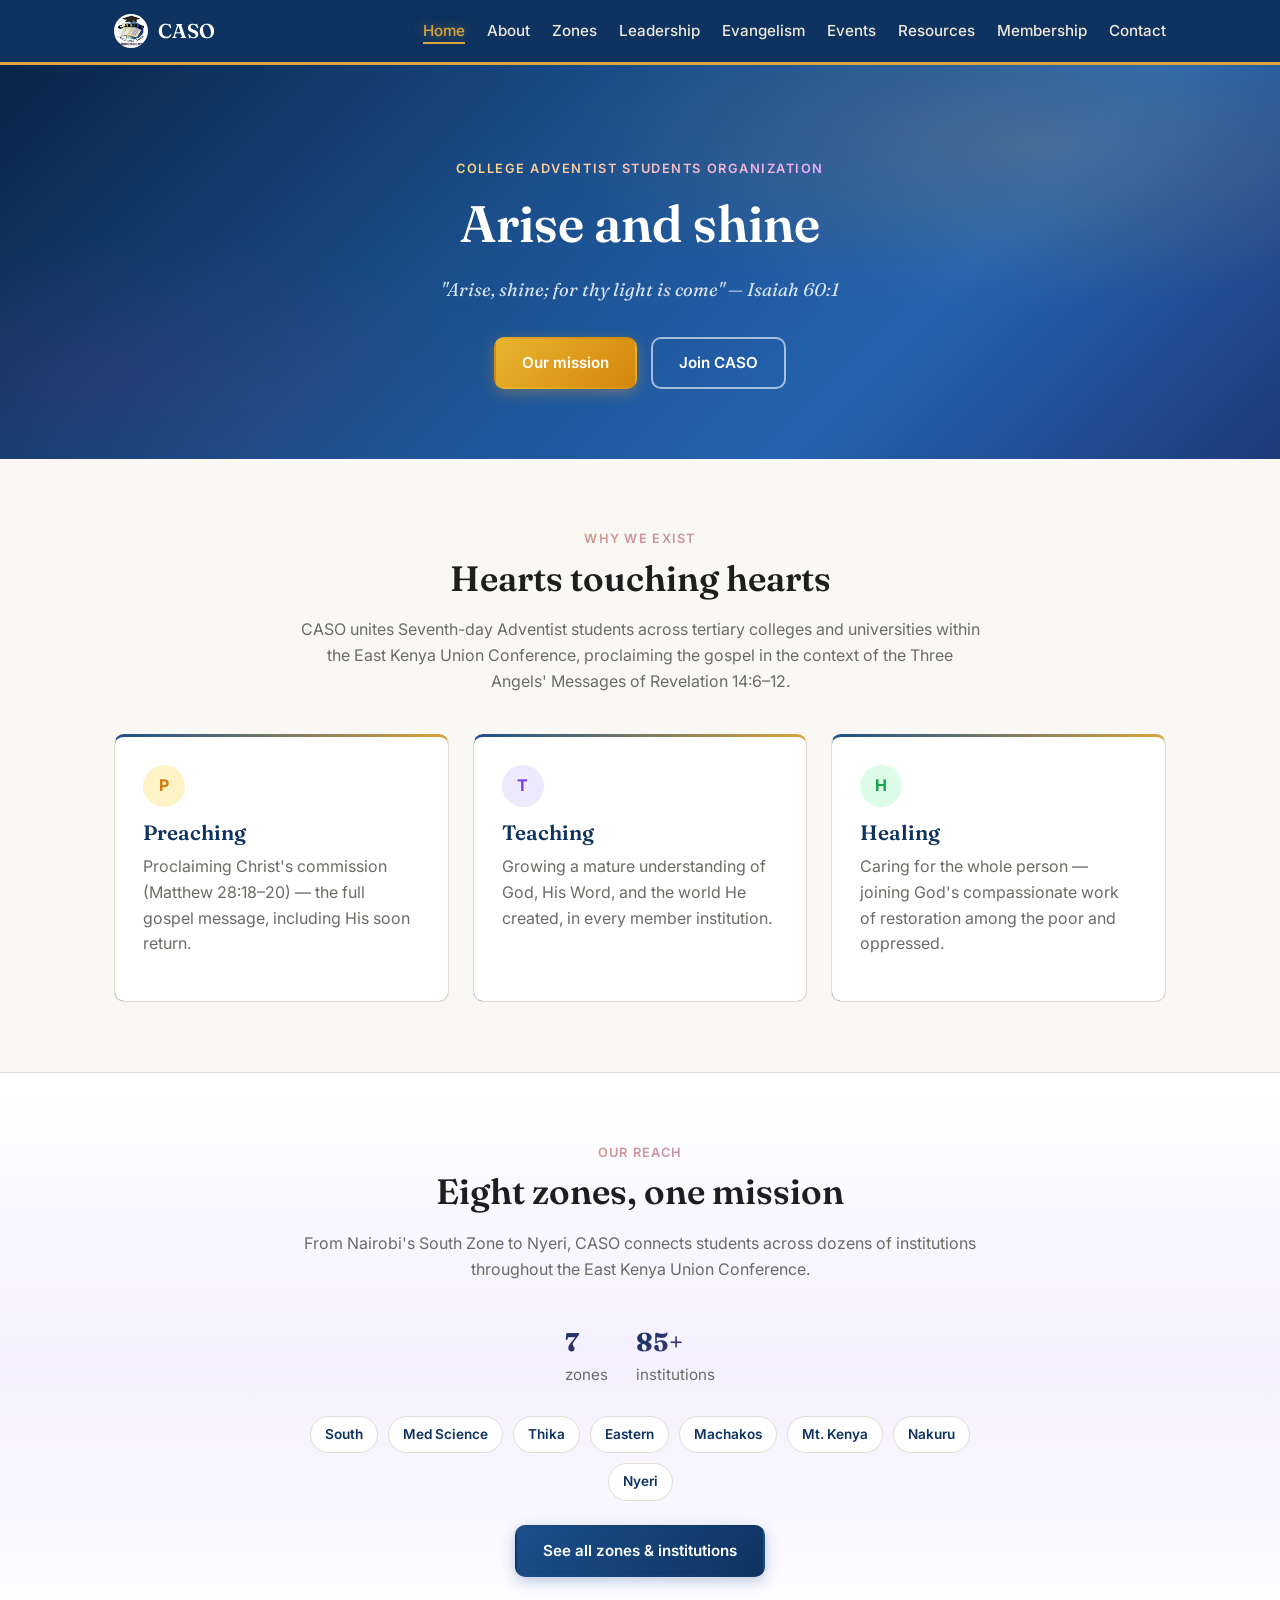
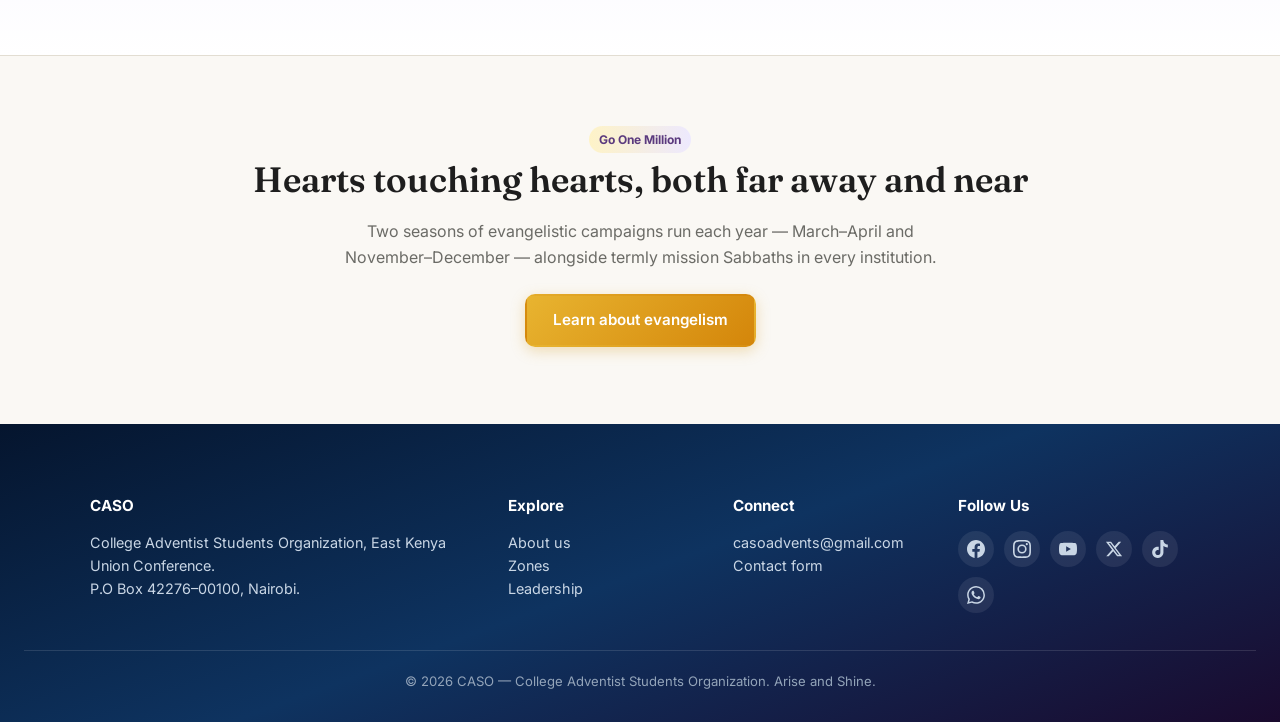
<file: Caso_Web/index.html>
<!DOCTYPE html>
<html lang="en">
<head>
<meta charset="UTF-8">
<meta name="viewport" content="width=device-width, initial-scale=1.0">
<title>CASO — College Adventist Students Organization</title>
<meta name="description" content="CASO unites Seventh-day Adventist students across colleges and universities in the East Kenya Union Conference, proclaiming the gospel and preparing young people for Christ's return.">
<link rel="preconnect" href="https://fonts.googleapis.com">
<link href="https://fonts.googleapis.com/css2?family=Fraunces:wght@500;600&family=Inter:wght@400;500;600&display=swap" rel="stylesheet">
<link rel="icon" type="image/jpeg" href="images/logo.jpg">
    <link rel="stylesheet" href="css/styles.css">
</head>
<body>

<header class="site-header">
  <nav class="nav-bar">
    <a href="index.html" class="nav-brand"><img src="images/logo.jpg" alt="CASO" class="crest-img"> CASO</a>
    <button class="nav-toggle" aria-label="Toggle menu">&#9776;</button>
    <ul class="nav-links">
      <li><a href="index.html">Home</a></li>
      <li><a href="about.html">About</a></li>
      <li><a href="zones.html">Zones</a></li>
      <li><a href="leadership.html">Leadership</a></li>
      <li><a href="evangelism.html">Evangelism</a></li>
      <li><a href="events.html">Events</a></li>
      <li><a href="resources.html">Resources</a></li>
      <li><a href="membership.html">Membership</a></li>
      <li><a href="contact.html">Contact</a></li>
    </ul>
  </nav>
</header>

<section class="hero">
  <span class="eyebrow">College Adventist Students Organization</span>
  <h1>Arise and shine</h1>
  <p class="verse">"Arise, shine; for thy light is come" — Isaiah 60:1</p>
  <div class="hero-actions">
    <a href="about.html" class="btn btn-gold">Our mission</a>
    <a href="contact.html" class="btn btn-outline">Join CASO</a>
  </div>
</section>

<section class="section">
  <div class="container">
    <div class="section-head">
      <span class="eyebrow">Why we exist</span>
      <h2>Hearts touching hearts</h2>
      <p class="muted">CASO unites Seventh-day Adventist students across tertiary colleges and universities within the East Kenya Union Conference, proclaiming the gospel in the context of the Three Angels' Messages of Revelation 14:6&ndash;12.</p>
    </div>

    <div class="grid-3">
      <div class="card">
        <div class="icon-mark">P</div>
        <h3>Preaching</h3>
        <p class="muted">Proclaiming Christ's commission (Matthew 28:18&ndash;20) — the full gospel message, including His soon return.</p>
      </div>
      <div class="card">
        <div class="icon-mark">T</div>
        <h3>Teaching</h3>
        <p class="muted">Growing a mature understanding of God, His Word, and the world He created, in every member institution.</p>
      </div>
      <div class="card">
        <div class="icon-mark">H</div>
        <h3>Healing</h3>
        <p class="muted">Caring for the whole person — joining God's compassionate work of restoration among the poor and oppressed.</p>
      </div>
    </div>
  </div>
</section>

<section class="section section-alt">
  <div class="container">
    <div class="section-head">
      <span class="eyebrow">Our reach</span>
      <h2>Eight zones, one mission</h2>
      <p class="muted">From Nairobi's South Zone to Nyeri, CASO connects students across dozens of institutions throughout the East Kenya Union Conference.</p>
    </div>
    <div class="home-stats">
      <span><strong>8</strong> zones</span>
      <span><strong>100+</strong> institutions</span>
    </div>
    <div class="zone-chips">
      <a href="zones.html?zone=south" class="chip chip-link">South</a>
      <a href="zones.html?zone=med-science" class="chip chip-link">Med Science</a>
      <a href="zones.html?zone=thika" class="chip chip-link">Thika</a>
      <a href="zones.html?zone=eastern" class="chip chip-link">Eastern</a>
      <a href="zones.html?zone=machakos" class="chip chip-link">Machakos</a>
      <a href="zones.html?zone=mt-kenya" class="chip chip-link">Mt. Kenya</a>
      <a href="zones.html?zone=nakuru" class="chip chip-link">Nakuru</a>
      <a href="zones.html?zone=nyeri" class="chip chip-link">Nyeri</a>
    </div>
    <div class="text-center">
      <a href="zones.html" class="btn btn-primary">See all zones &amp; institutions</a>
    </div>
  </div>
</section>

<section class="section">
  <div class="container text-center">
    <span class="tag">Go One Million</span>
    <h2>Hearts touching hearts, both far away and near</h2>
    <p class="muted" style="max-width:600px;margin:0 auto 24px;">Two seasons of evangelistic campaigns run each year — March&ndash;April and November&ndash;December — alongside termly mission Sabbaths in every institution.</p>
    <a href="evangelism.html" class="btn btn-gold">Learn about evangelism</a>
  </div>
</section>

<footer class="site-footer">
  <div class="footer-grid">
    <div>
      <h4>CASO</h4>
      <p>College Adventist Students Organization, East Kenya Union Conference.<br>P.O Box 42276&ndash;00100, Nairobi.</p>
    </div>
    <div>
      <h4>Explore</h4>
      <p><a href="about.html">About us</a><br><a href="zones.html">Zones</a><br><a href="leadership.html">Leadership</a></p>
    </div>
    <div>
      <h4>Connect</h4>
      <p><a href="mailto:casoadvents@gmail.com">casoadvents@gmail.com</a><br><a href="contact.html">Contact form</a></p>
    </div>
    <div>
      <h4>Follow Us</h4>
      <div class="social-links">
        <a href="https://www.facebook.com/groups/1399587170342210/" target="_blank" rel="noopener noreferrer" class="social-icon" aria-label="Facebook"><svg viewBox="0 0 24 24"><path d="M24 12.073c0-6.627-5.373-12-12-12s-12 5.373-12 12c0 5.99 4.388 10.954 10.125 11.854v-8.385H7.078v-3.47h3.047V9.43c0-3.007 1.792-4.669 4.533-4.669 1.312 0 2.686.235 2.686.235v2.953H15.83c-1.491 0-1.956.925-1.956 1.874v2.25h3.328l-.532 3.47h-2.796v8.385C19.612 23.027 24 18.062 24 12.073z"/></svg></a>
        <a href="https://www.instagram.com/" target="_blank" rel="noopener noreferrer" class="social-icon" aria-label="Instagram"><svg viewBox="0 0 24 24"><path d="M12 2.163c3.204 0 3.584.012 4.85.07 3.252.148 4.771 1.691 4.919 4.919.058 1.265.069 1.645.069 4.849 0 3.205-.012 3.584-.069 4.849-.149 3.225-1.664 4.771-4.919 4.919-1.266.058-1.644.07-4.85.07-3.204 0-3.584-.012-4.849-.07-3.26-.149-4.771-1.699-4.919-4.92-.058-1.265-.07-1.644-.07-4.849 0-3.204.013-3.583.07-4.849.149-3.227 1.664-4.771 4.919-4.919 1.266-.057 1.645-.069 4.849-.069zM12 0C8.741 0 8.333.014 7.053.072 2.695.272.273 2.69.073 7.052.014 8.333 0 8.741 0 12c0 3.259.014 3.668.072 4.948.2 4.358 2.618 6.78 6.98 6.98C8.333 23.986 8.741 24 12 24c3.259 0 3.668-.014 4.948-.072 4.354-.2 6.782-2.618 6.979-6.98.059-1.28.073-1.689.073-4.948 0-3.259-.014-3.667-.072-4.947-.196-4.354-2.617-6.78-6.979-6.98C15.668.014 15.259 0 12 0zm0 5.838a6.162 6.162 0 100 12.324 6.162 6.162 0 000-12.324zM12 16a4 4 0 110-8 4 4 0 010 8zm6.406-11.845a1.44 1.44 0 100 2.881 1.44 1.44 0 000-2.881z"/></svg></a>
        <a href="https://www.youtube.com/" target="_blank" rel="noopener noreferrer" class="social-icon" aria-label="YouTube"><svg viewBox="0 0 24 24"><path d="M23.498 6.186a3.016 3.016 0 00-2.122-2.136C19.505 3.545 12 3.545 12 3.545s-7.505 0-9.377.505A3.017 3.017 0 00.502 6.186C0 8.07 0 12 0 12s0 3.93.502 5.814a3.016 3.016 0 002.122 2.136c1.871.505 9.376.505 9.376.505s7.505 0 9.377-.505a3.015 3.015 0 002.122-2.136C24 15.93 24 12 24 12s0-3.93-.502-5.814zM9.545 15.568V8.432L15.818 12l-6.273 3.568z"/></svg></a>
        <a href="https://x.com/" target="_blank" rel="noopener noreferrer" class="social-icon" aria-label="X (Twitter)"><svg viewBox="0 0 24 24"><path d="M18.244 2.25h3.308l-7.227 8.26 8.502 11.24H16.17l-5.214-6.817L4.99 21.75H1.68l7.73-8.835L1.254 2.25H8.08l4.713 6.231zm-1.161 17.52h1.833L7.084 4.126H5.117z"/></svg></a>
        <a href="https://www.tiktok.com/" target="_blank" rel="noopener noreferrer" class="social-icon" aria-label="TikTok"><svg viewBox="0 0 24 24"><path d="M12.525.02c1.31-.02 2.61-.01 3.91-.02.08 1.53.63 3.09 1.75 4.17 1.12 1.11 2.7 1.62 4.24 1.79v4.03c-1.44-.05-2.89-.35-4.2-.97-.57-.26-1.1-.59-1.62-.93-.01 2.92.01 5.84-.02 8.75-.08 1.4-.54 2.79-1.35 3.94-1.31 1.92-3.58 3.17-5.91 3.21-1.43.08-2.86-.31-4.08-1.03-2.02-1.19-3.44-3.37-3.65-5.71-.02-.5-.03-1-.01-1.49.18-1.9 1.12-3.72 2.58-4.96 1.66-1.44 3.98-2.13 6.15-1.72.02 1.48-.04 2.96-.04 4.44-.99-.32-2.15-.23-3.02.37-.63.41-1.11 1.04-1.36 1.75-.21.51-.15 1.07-.14 1.61.24 1.64 1.82 3.02 3.5 2.87 1.12-.01 2.19-.66 2.77-1.61.19-.33.4-.67.41-1.06.1-1.79.06-3.57.07-5.36.01-4.03-.01-8.05.02-12.07z"/></svg></a>
        <a href="https://wa.me/" target="_blank" rel="noopener noreferrer" class="social-icon" aria-label="WhatsApp"><svg viewBox="0 0 24 24"><path d="M17.472 14.382c-.297-.149-1.758-.867-2.03-.967-.273-.099-.471-.148-.67.15-.197.297-.767.966-.94 1.164-.173.199-.347.223-.644.075-.297-.15-1.255-.463-2.39-1.475-.883-.788-1.48-1.761-1.653-2.059-.173-.297-.018-.458.13-.606.134-.133.298-.347.446-.52.149-.174.198-.298.298-.497.099-.198.05-.371-.025-.52-.075-.149-.669-1.612-.916-2.207-.242-.579-.487-.5-.669-.51-.173-.008-.371-.01-.57-.01-.198 0-.52.074-.792.372-.272.297-1.04 1.016-1.04 2.479 0 1.462 1.065 2.875 1.213 3.074.149.198 2.096 3.2 5.077 4.487.709.306 1.262.489 1.694.625.712.227 1.36.195 1.871.118.571-.085 1.758-.719 2.006-1.413.248-.694.248-1.289.173-1.413-.074-.124-.272-.198-.57-.347m-5.421 7.403h-.004a9.87 9.87 0 01-5.031-1.378l-.361-.214-3.741.982.998-3.648-.235-.374a9.86 9.86 0 01-1.51-5.26c.001-5.45 4.436-9.884 9.888-9.884 2.64 0 5.122 1.03 6.988 2.898a9.825 9.825 0 012.893 6.994c-.003 5.45-4.437 9.884-9.885 9.884m8.413-18.297A11.815 11.815 0 0012.05 0C5.495 0 .16 5.335.157 11.892c0 2.096.547 4.142 1.588 5.945L.057 24l6.305-1.654a11.882 11.882 0 005.683 1.448h.005c6.554 0 11.89-5.335 11.893-11.893a11.821 11.821 0 00-3.48-8.413z"/></svg></a>
      </div>
    </div>
  </div>
  <div class="footer-bottom">&copy; 2026 CASO &mdash; College Adventist Students Organization. Arise and Shine.</div>
</footer>

<script type="module" src="js/ui.js"></script>
</body>
</html>
</file>
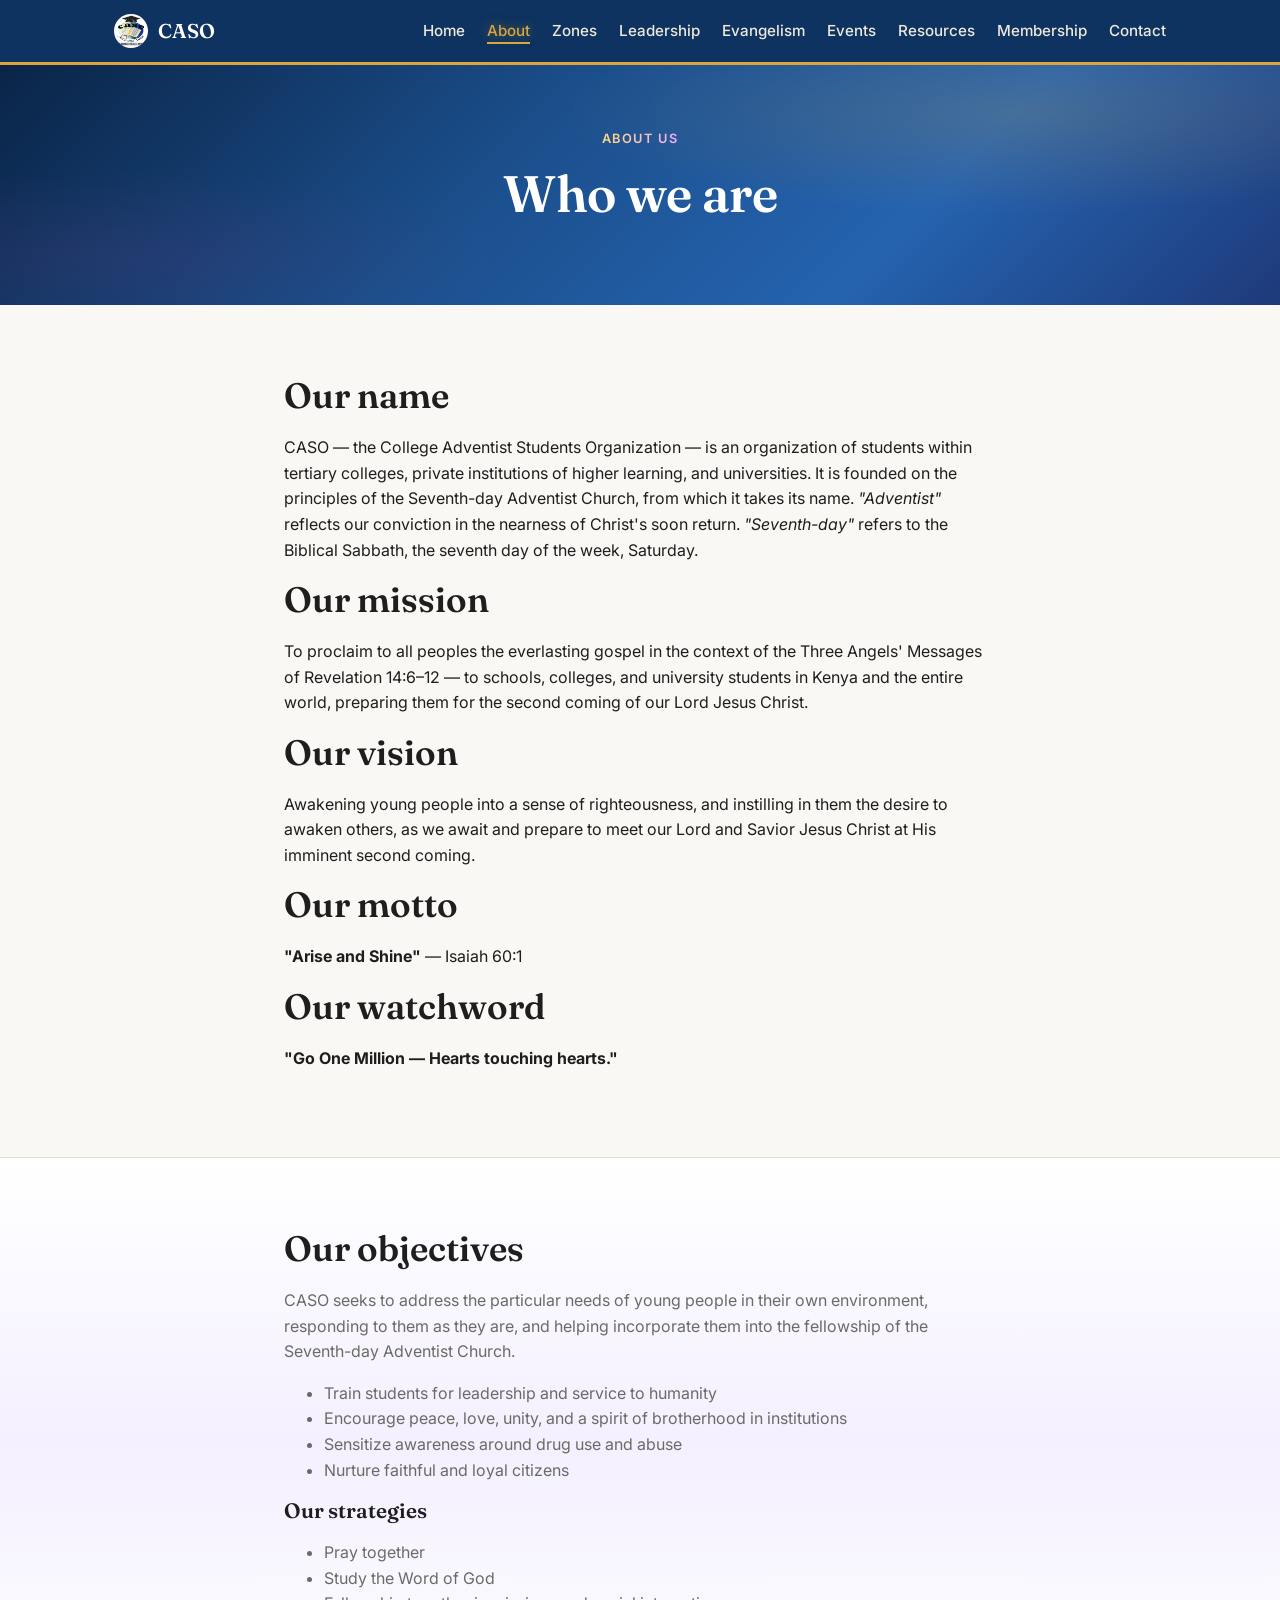
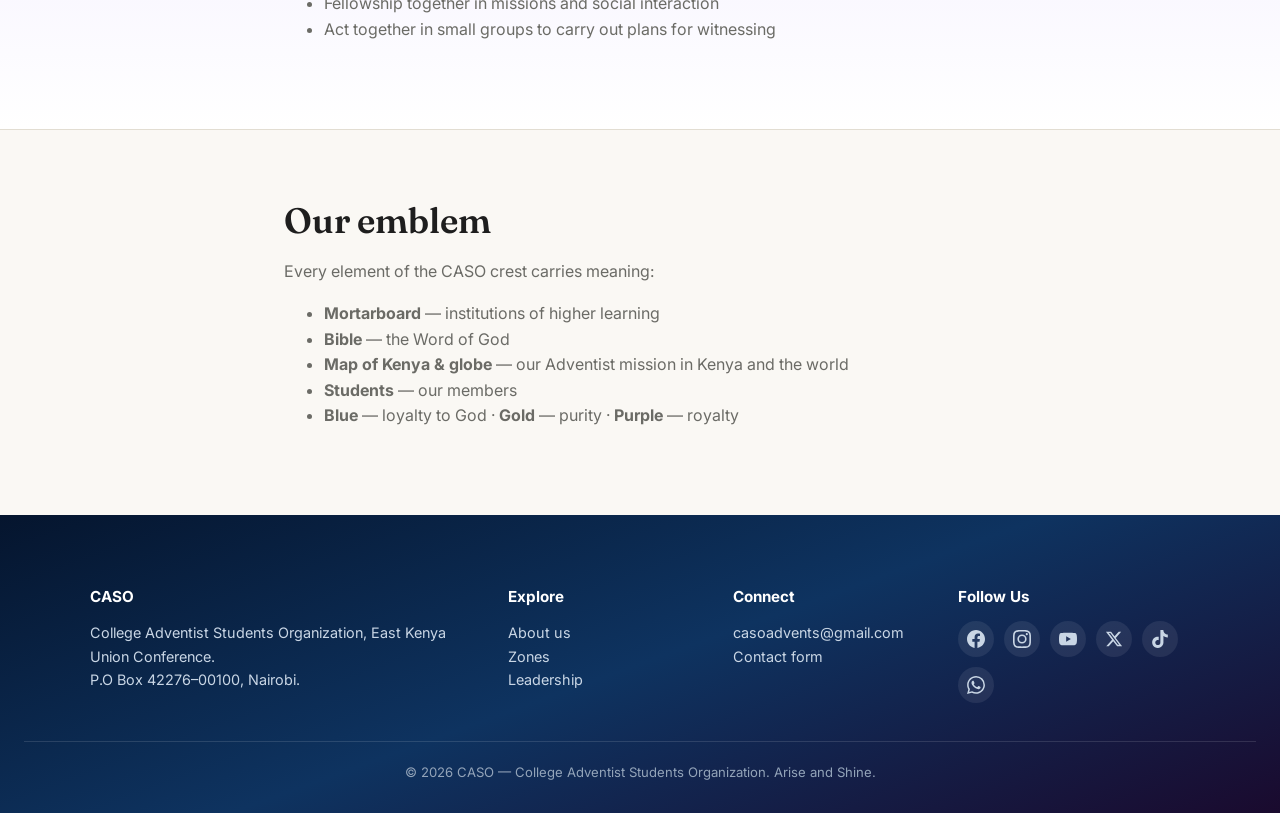
<file: Caso_Web/about.html>
<!DOCTYPE html>
<html lang="en">
<head>
<meta charset="UTF-8">
<meta name="viewport" content="width=device-width, initial-scale=1.0">
<title>About CASO</title>
<link href="https://fonts.googleapis.com/css2?family=Fraunces:wght@500;600&family=Inter:wght@400;500;600&display=swap" rel="stylesheet">
<link rel="icon" type="image/jpeg" href="images/logo.jpg">
    <link rel="stylesheet" href="css/styles.css">
</head>
<body>

<header class="site-header">
  <nav class="nav-bar">
    <a href="index.html" class="nav-brand"><img src="images/logo.jpg" alt="CASO" class="crest-img"> CASO</a>
    <button class="nav-toggle" aria-label="Toggle menu">&#9776;</button>
    <ul class="nav-links">
      <li><a href="index.html">Home</a></li>
      <li><a href="about.html">About</a></li>
      <li><a href="zones.html">Zones</a></li>
      <li><a href="leadership.html">Leadership</a></li>
      <li><a href="evangelism.html">Evangelism</a></li>
      <li><a href="events.html">Events</a></li>
      <li><a href="resources.html">Resources</a></li>
      <li><a href="membership.html">Membership</a></li>
      <li><a href="contact.html">Contact</a></li>
    </ul>
  </nav>
</header>

<section class="hero" style="padding:60px 24px;">
  <span class="eyebrow">About us</span>
  <h1>Who we are</h1>
</section>

<section class="section">
  <div class="container" style="max-width:760px;">
    <h2>Our name</h2>
    <p>CASO &mdash; the College Adventist Students Organization &mdash; is an organization of students within tertiary colleges, private institutions of higher learning, and universities. It is founded on the principles of the Seventh-day Adventist Church, from which it takes its name. <em>"Adventist"</em> reflects our conviction in the nearness of Christ's soon return. <em>"Seventh-day"</em> refers to the Biblical Sabbath, the seventh day of the week, Saturday.</p>

    <h2>Our mission</h2>
    <p>To proclaim to all peoples the everlasting gospel in the context of the Three Angels' Messages of Revelation 14:6&ndash;12 &mdash; to schools, colleges, and university students in Kenya and the entire world, preparing them for the second coming of our Lord Jesus Christ.</p>

    <h2>Our vision</h2>
    <p>Awakening young people into a sense of righteousness, and instilling in them the desire to awaken others, as we await and prepare to meet our Lord and Savior Jesus Christ at His imminent second coming.</p>

    <h2>Our motto</h2>
    <p><strong>"Arise and Shine"</strong> &mdash; Isaiah 60:1</p>

    <h2>Our watchword</h2>
    <p><strong>"Go One Million &mdash; Hearts touching hearts."</strong></p>
  </div>
</section>

<section class="section section-alt">
  <div class="container" style="max-width:760px;">
    <h2>Our objectives</h2>
    <p class="muted">CASO seeks to address the particular needs of young people in their own environment, responding to them as they are, and helping incorporate them into the fellowship of the Seventh-day Adventist Church.</p>
    <ul class="muted">
      <li>Train students for leadership and service to humanity</li>
      <li>Encourage peace, love, unity, and a spirit of brotherhood in institutions</li>
      <li>Sensitize awareness around drug use and abuse</li>
      <li>Nurture faithful and loyal citizens</li>
    </ul>

    <h3>Our strategies</h3>
    <ul class="muted">
      <li>Pray together</li>
      <li>Study the Word of God</li>
      <li>Fellowship together in missions and social interaction</li>
      <li>Act together in small groups to carry out plans for witnessing</li>
    </ul>
  </div>
</section>

<section class="section">
  <div class="container" style="max-width:760px;">
    <h2>Our emblem</h2>
    <p class="muted">Every element of the CASO crest carries meaning:</p>
    <ul class="muted">
      <li><strong>Mortarboard</strong> &mdash; institutions of higher learning</li>
      <li><strong>Bible</strong> &mdash; the Word of God</li>
      <li><strong>Map of Kenya &amp; globe</strong> &mdash; our Adventist mission in Kenya and the world</li>
      <li><strong>Students</strong> &mdash; our members</li>
      <li><strong>Blue</strong> &mdash; loyalty to God &middot; <strong>Gold</strong> &mdash; purity &middot; <strong>Purple</strong> &mdash; royalty</li>
    </ul>
  </div>
</section>

<footer class="site-footer">
  <div class="footer-grid">
    <div>
      <h4>CASO</h4>
      <p>College Adventist Students Organization, East Kenya Union Conference.<br>P.O Box 42276&ndash;00100, Nairobi.</p>
    </div>
    <div>
      <h4>Explore</h4>
      <p><a href="about.html">About us</a><br><a href="zones.html">Zones</a><br><a href="leadership.html">Leadership</a></p>
    </div>
    <div>
      <h4>Connect</h4>
      <p><a href="mailto:casoadvents@gmail.com">casoadvents@gmail.com</a><br><a href="contact.html">Contact form</a></p>
    </div>
    <div>
      <h4>Follow Us</h4>
      <div class="social-links">
        <a href="https://www.facebook.com/" target="_blank" rel="noopener noreferrer" class="social-icon" aria-label="Facebook"><svg viewBox="0 0 24 24"><path d="M24 12.073c0-6.627-5.373-12-12-12s-12 5.373-12 12c0 5.99 4.388 10.954 10.125 11.854v-8.385H7.078v-3.47h3.047V9.43c0-3.007 1.792-4.669 4.533-4.669 1.312 0 2.686.235 2.686.235v2.953H15.83c-1.491 0-1.956.925-1.956 1.874v2.25h3.328l-.532 3.47h-2.796v8.385C19.612 23.027 24 18.062 24 12.073z"/></svg></a>
        <a href="https://www.instagram.com/" target="_blank" rel="noopener noreferrer" class="social-icon" aria-label="Instagram"><svg viewBox="0 0 24 24"><path d="M12 2.163c3.204 0 3.584.012 4.85.07 3.252.148 4.771 1.691 4.919 4.919.058 1.265.069 1.645.069 4.849 0 3.205-.012 3.584-.069 4.849-.149 3.225-1.664 4.771-4.919 4.919-1.266.058-1.644.07-4.85.07-3.204 0-3.584-.012-4.849-.07-3.26-.149-4.771-1.699-4.919-4.92-.058-1.265-.07-1.644-.07-4.849 0-3.204.013-3.583.07-4.849.149-3.227 1.664-4.771 4.919-4.919 1.266-.057 1.645-.069 4.849-.069zM12 0C8.741 0 8.333.014 7.053.072 2.695.272.273 2.69.073 7.052.014 8.333 0 8.741 0 12c0 3.259.014 3.668.072 4.948.2 4.358 2.618 6.78 6.98 6.98C8.333 23.986 8.741 24 12 24c3.259 0 3.668-.014 4.948-.072 4.354-.2 6.782-2.618 6.979-6.98.059-1.28.073-1.689.073-4.948 0-3.259-.014-3.667-.072-4.947-.196-4.354-2.617-6.78-6.979-6.98C15.668.014 15.259 0 12 0zm0 5.838a6.162 6.162 0 100 12.324 6.162 6.162 0 000-12.324zM12 16a4 4 0 110-8 4 4 0 010 8zm6.406-11.845a1.44 1.44 0 100 2.881 1.44 1.44 0 000-2.881z"/></svg></a>
        <a href="https://www.youtube.com/" target="_blank" rel="noopener noreferrer" class="social-icon" aria-label="YouTube"><svg viewBox="0 0 24 24"><path d="M23.498 6.186a3.016 3.016 0 00-2.122-2.136C19.505 3.545 12 3.545 12 3.545s-7.505 0-9.377.505A3.017 3.017 0 00.502 6.186C0 8.07 0 12 0 12s0 3.93.502 5.814a3.016 3.016 0 002.122 2.136c1.871.505 9.376.505 9.376.505s7.505 0 9.377-.505a3.015 3.015 0 002.122-2.136C24 15.93 24 12 24 12s0-3.93-.502-5.814zM9.545 15.568V8.432L15.818 12l-6.273 3.568z"/></svg></a>
        <a href="https://x.com/" target="_blank" rel="noopener noreferrer" class="social-icon" aria-label="X (Twitter)"><svg viewBox="0 0 24 24"><path d="M18.244 2.25h3.308l-7.227 8.26 8.502 11.24H16.17l-5.214-6.817L4.99 21.75H1.68l7.73-8.835L1.254 2.25H8.08l4.713 6.231zm-1.161 17.52h1.833L7.084 4.126H5.117z"/></svg></a>
        <a href="https://www.tiktok.com/" target="_blank" rel="noopener noreferrer" class="social-icon" aria-label="TikTok"><svg viewBox="0 0 24 24"><path d="M12.525.02c1.31-.02 2.61-.01 3.91-.02.08 1.53.63 3.09 1.75 4.17 1.12 1.11 2.7 1.62 4.24 1.79v4.03c-1.44-.05-2.89-.35-4.2-.97-.57-.26-1.1-.59-1.62-.93-.01 2.92.01 5.84-.02 8.75-.08 1.4-.54 2.79-1.35 3.94-1.31 1.92-3.58 3.17-5.91 3.21-1.43.08-2.86-.31-4.08-1.03-2.02-1.19-3.44-3.37-3.65-5.71-.02-.5-.03-1-.01-1.49.18-1.9 1.12-3.72 2.58-4.96 1.66-1.44 3.98-2.13 6.15-1.72.02 1.48-.04 2.96-.04 4.44-.99-.32-2.15-.23-3.02.37-.63.41-1.11 1.04-1.36 1.75-.21.51-.15 1.07-.14 1.61.24 1.64 1.82 3.02 3.5 2.87 1.12-.01 2.19-.66 2.77-1.61.19-.33.4-.67.41-1.06.1-1.79.06-3.57.07-5.36.01-4.03-.01-8.05.02-12.07z"/></svg></a>
        <a href="https://wa.me/" target="_blank" rel="noopener noreferrer" class="social-icon" aria-label="WhatsApp"><svg viewBox="0 0 24 24"><path d="M17.472 14.382c-.297-.149-1.758-.867-2.03-.967-.273-.099-.471-.148-.67.15-.197.297-.767.966-.94 1.164-.173.199-.347.223-.644.075-.297-.15-1.255-.463-2.39-1.475-.883-.788-1.48-1.761-1.653-2.059-.173-.297-.018-.458.13-.606.134-.133.298-.347.446-.52.149-.174.198-.298.298-.497.099-.198.05-.371-.025-.52-.075-.149-.669-1.612-.916-2.207-.242-.579-.487-.5-.669-.51-.173-.008-.371-.01-.57-.01-.198 0-.52.074-.792.372-.272.297-1.04 1.016-1.04 2.479 0 1.462 1.065 2.875 1.213 3.074.149.198 2.096 3.2 5.077 4.487.709.306 1.262.489 1.694.625.712.227 1.36.195 1.871.118.571-.085 1.758-.719 2.006-1.413.248-.694.248-1.289.173-1.413-.074-.124-.272-.198-.57-.347m-5.421 7.403h-.004a9.87 9.87 0 01-5.031-1.378l-.361-.214-3.741.982.998-3.648-.235-.374a9.86 9.86 0 01-1.51-5.26c.001-5.45 4.436-9.884 9.888-9.884 2.64 0 5.122 1.03 6.988 2.898a9.825 9.825 0 012.893 6.994c-.003 5.45-4.437 9.884-9.885 9.884m8.413-18.297A11.815 11.815 0 0012.05 0C5.495 0 .16 5.335.157 11.892c0 2.096.547 4.142 1.588 5.945L.057 24l6.305-1.654a11.882 11.882 0 005.683 1.448h.005c6.554 0 11.89-5.335 11.893-11.893a11.821 11.821 0 00-3.48-8.413z"/></svg></a>
      </div>
    </div>
  </div>
  <div class="footer-bottom">&copy; 2026 CASO &mdash; College Adventist Students Organization. Arise and Shine.</div>
</footer>

<script type="module" src="js/ui.js"></script>
</body>
</html>
</file>
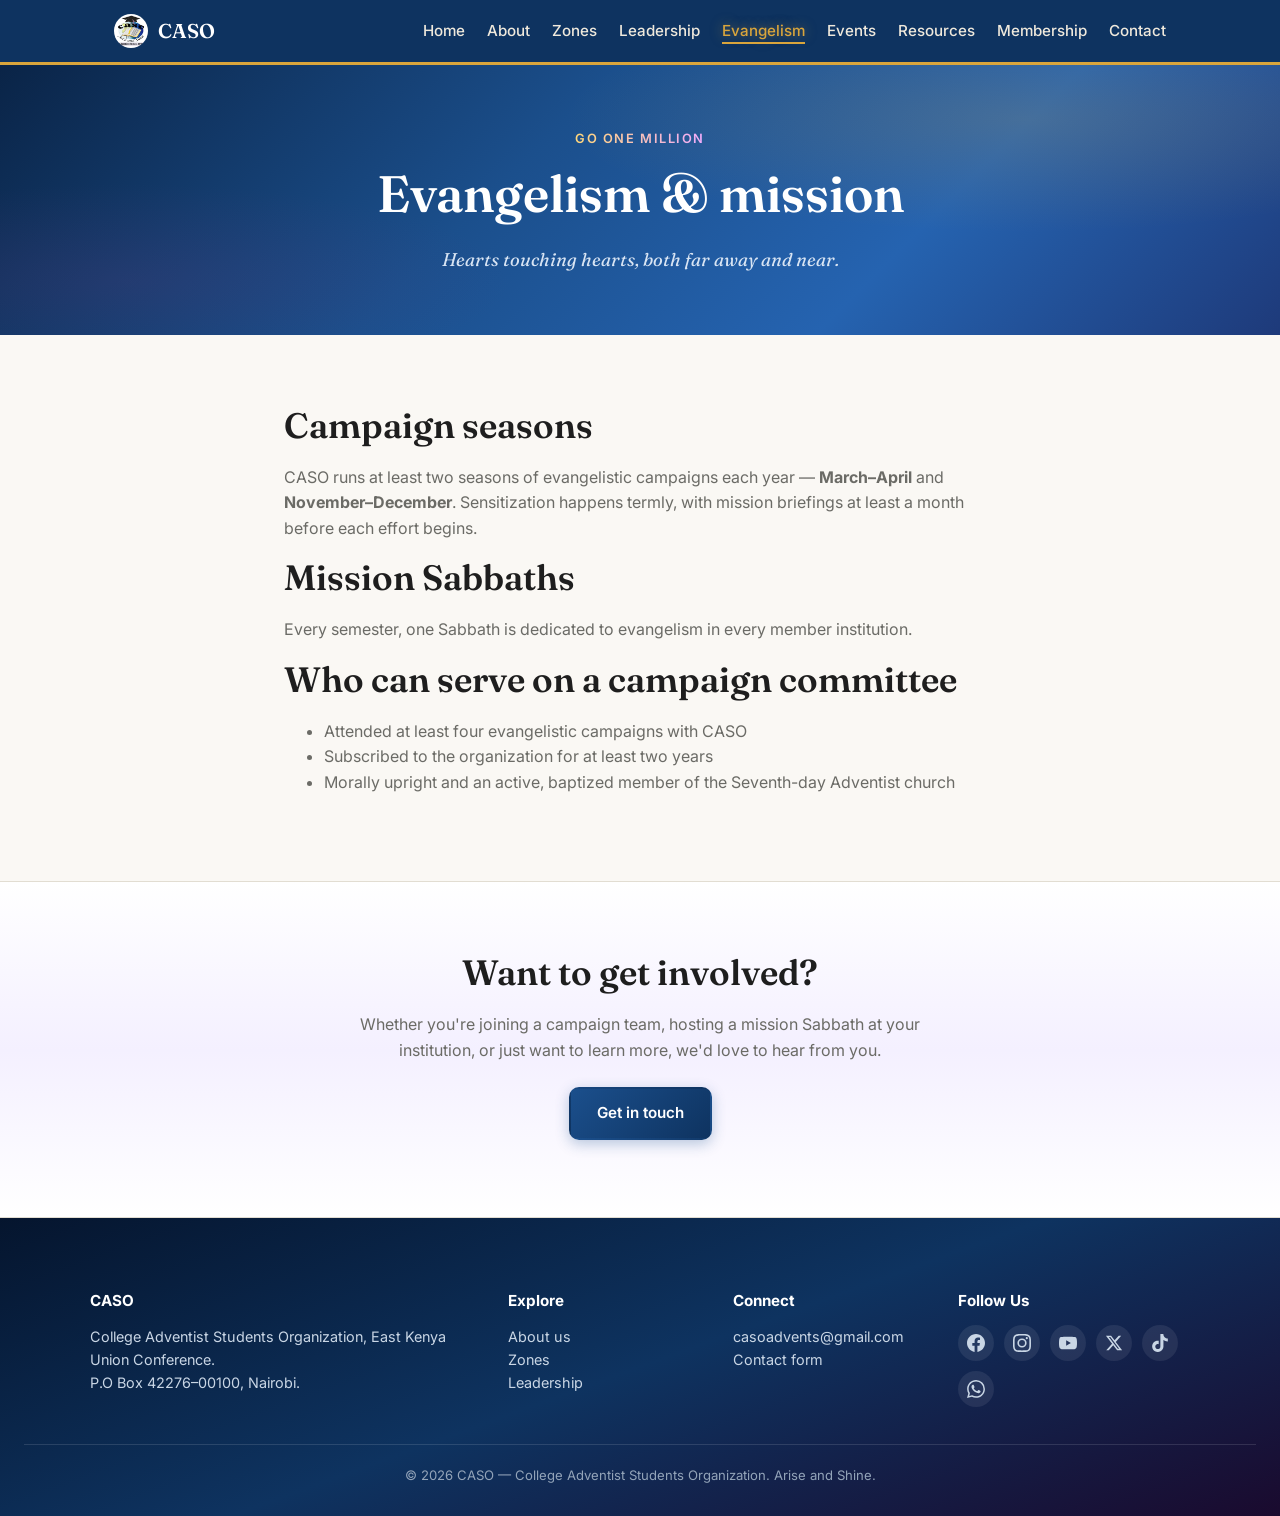
<file: Caso_Web/evangelism.html>
<!DOCTYPE html>
<html lang="en">
<head>
<meta charset="UTF-8">
<meta name="viewport" content="width=device-width, initial-scale=1.0">
<title>Evangelism — CASO</title>
<link href="https://fonts.googleapis.com/css2?family=Fraunces:wght@500;600&family=Inter:wght@400;500;600&display=swap" rel="stylesheet">
<link rel="icon" type="image/jpeg" href="images/logo.jpg">
    <link rel="stylesheet" href="css/styles.css">
</head>
<body>

<header class="site-header">
  <nav class="nav-bar">
    <a href="index.html" class="nav-brand"><img src="images/logo.jpg" alt="CASO" class="crest-img"> CASO</a>
    <button class="nav-toggle" aria-label="Toggle menu">&#9776;</button>
    <ul class="nav-links">
      <li><a href="index.html">Home</a></li>
      <li><a href="about.html">About</a></li>
      <li><a href="zones.html">Zones</a></li>
      <li><a href="leadership.html">Leadership</a></li>
      <li><a href="evangelism.html">Evangelism</a></li>
      <li><a href="events.html">Events</a></li>
      <li><a href="resources.html">Resources</a></li>
      <li><a href="membership.html">Membership</a></li>
      <li><a href="contact.html">Contact</a></li>
    </ul>
  </nav>
</header>

<section class="hero" style="padding:60px 24px;">
  <span class="eyebrow">Go One Million</span>
  <h1>Evangelism &amp; mission</h1>
  <p class="verse">Hearts touching hearts, both far away and near.</p>
</section>

<section class="section">
  <div class="container" style="max-width:760px;">
    <h2>Campaign seasons</h2>
    <p class="muted">CASO runs at least two seasons of evangelistic campaigns each year &mdash; <strong>March&ndash;April</strong> and <strong>November&ndash;December</strong>. Sensitization happens termly, with mission briefings at least a month before each effort begins.</p>

    <h2>Mission Sabbaths</h2>
    <p class="muted">Every semester, one Sabbath is dedicated to evangelism in every member institution.</p>

    <h2>Who can serve on a campaign committee</h2>
    <ul class="muted">
      <li>Attended at least four evangelistic campaigns with CASO</li>
      <li>Subscribed to the organization for at least two years</li>
      <li>Morally upright and an active, baptized member of the Seventh-day Adventist church</li>
    </ul>
  </div>
</section>

<section class="section section-alt">
  <div class="container text-center">
    <h2>Want to get involved?</h2>
    <p class="muted" style="max-width:560px;margin:0 auto 24px;">Whether you're joining a campaign team, hosting a mission Sabbath at your institution, or just want to learn more, we'd love to hear from you.</p>
    <a href="contact.html" class="btn btn-primary">Get in touch</a>
  </div>
</section>

<footer class="site-footer">
  <div class="footer-grid">
    <div>
      <h4>CASO</h4>
      <p>College Adventist Students Organization, East Kenya Union Conference.<br>P.O Box 42276&ndash;00100, Nairobi.</p>
    </div>
    <div>
      <h4>Explore</h4>
      <p><a href="about.html">About us</a><br><a href="zones.html">Zones</a><br><a href="leadership.html">Leadership</a></p>
    </div>
    <div>
      <h4>Connect</h4>
      <p><a href="mailto:casoadvents@gmail.com">casoadvents@gmail.com</a><br><a href="contact.html">Contact form</a></p>
    </div>
    <div>
      <h4>Follow Us</h4>
      <div class="social-links">
        <a href="https://www.facebook.com/" target="_blank" rel="noopener noreferrer" class="social-icon" aria-label="Facebook"><svg viewBox="0 0 24 24"><path d="M24 12.073c0-6.627-5.373-12-12-12s-12 5.373-12 12c0 5.99 4.388 10.954 10.125 11.854v-8.385H7.078v-3.47h3.047V9.43c0-3.007 1.792-4.669 4.533-4.669 1.312 0 2.686.235 2.686.235v2.953H15.83c-1.491 0-1.956.925-1.956 1.874v2.25h3.328l-.532 3.47h-2.796v8.385C19.612 23.027 24 18.062 24 12.073z"/></svg></a>
        <a href="https://www.instagram.com/" target="_blank" rel="noopener noreferrer" class="social-icon" aria-label="Instagram"><svg viewBox="0 0 24 24"><path d="M12 2.163c3.204 0 3.584.012 4.85.07 3.252.148 4.771 1.691 4.919 4.919.058 1.265.069 1.645.069 4.849 0 3.205-.012 3.584-.069 4.849-.149 3.225-1.664 4.771-4.919 4.919-1.266.058-1.644.07-4.85.07-3.204 0-3.584-.012-4.849-.07-3.26-.149-4.771-1.699-4.919-4.92-.058-1.265-.07-1.644-.07-4.849 0-3.204.013-3.583.07-4.849.149-3.227 1.664-4.771 4.919-4.919 1.266-.057 1.645-.069 4.849-.069zM12 0C8.741 0 8.333.014 7.053.072 2.695.272.273 2.69.073 7.052.014 8.333 0 8.741 0 12c0 3.259.014 3.668.072 4.948.2 4.358 2.618 6.78 6.98 6.98C8.333 23.986 8.741 24 12 24c3.259 0 3.668-.014 4.948-.072 4.354-.2 6.782-2.618 6.979-6.98.059-1.28.073-1.689.073-4.948 0-3.259-.014-3.667-.072-4.947-.196-4.354-2.617-6.78-6.979-6.98C15.668.014 15.259 0 12 0zm0 5.838a6.162 6.162 0 100 12.324 6.162 6.162 0 000-12.324zM12 16a4 4 0 110-8 4 4 0 010 8zm6.406-11.845a1.44 1.44 0 100 2.881 1.44 1.44 0 000-2.881z"/></svg></a>
        <a href="https://www.youtube.com/" target="_blank" rel="noopener noreferrer" class="social-icon" aria-label="YouTube"><svg viewBox="0 0 24 24"><path d="M23.498 6.186a3.016 3.016 0 00-2.122-2.136C19.505 3.545 12 3.545 12 3.545s-7.505 0-9.377.505A3.017 3.017 0 00.502 6.186C0 8.07 0 12 0 12s0 3.93.502 5.814a3.016 3.016 0 002.122 2.136c1.871.505 9.376.505 9.376.505s7.505 0 9.377-.505a3.015 3.015 0 002.122-2.136C24 15.93 24 12 24 12s0-3.93-.502-5.814zM9.545 15.568V8.432L15.818 12l-6.273 3.568z"/></svg></a>
        <a href="https://x.com/" target="_blank" rel="noopener noreferrer" class="social-icon" aria-label="X (Twitter)"><svg viewBox="0 0 24 24"><path d="M18.244 2.25h3.308l-7.227 8.26 8.502 11.24H16.17l-5.214-6.817L4.99 21.75H1.68l7.73-8.835L1.254 2.25H8.08l4.713 6.231zm-1.161 17.52h1.833L7.084 4.126H5.117z"/></svg></a>
        <a href="https://www.tiktok.com/" target="_blank" rel="noopener noreferrer" class="social-icon" aria-label="TikTok"><svg viewBox="0 0 24 24"><path d="M12.525.02c1.31-.02 2.61-.01 3.91-.02.08 1.53.63 3.09 1.75 4.17 1.12 1.11 2.7 1.62 4.24 1.79v4.03c-1.44-.05-2.89-.35-4.2-.97-.57-.26-1.1-.59-1.62-.93-.01 2.92.01 5.84-.02 8.75-.08 1.4-.54 2.79-1.35 3.94-1.31 1.92-3.58 3.17-5.91 3.21-1.43.08-2.86-.31-4.08-1.03-2.02-1.19-3.44-3.37-3.65-5.71-.02-.5-.03-1-.01-1.49.18-1.9 1.12-3.72 2.58-4.96 1.66-1.44 3.98-2.13 6.15-1.72.02 1.48-.04 2.96-.04 4.44-.99-.32-2.15-.23-3.02.37-.63.41-1.11 1.04-1.36 1.75-.21.51-.15 1.07-.14 1.61.24 1.64 1.82 3.02 3.5 2.87 1.12-.01 2.19-.66 2.77-1.61.19-.33.4-.67.41-1.06.1-1.79.06-3.57.07-5.36.01-4.03-.01-8.05.02-12.07z"/></svg></a>
        <a href="https://wa.me/" target="_blank" rel="noopener noreferrer" class="social-icon" aria-label="WhatsApp"><svg viewBox="0 0 24 24"><path d="M17.472 14.382c-.297-.149-1.758-.867-2.03-.967-.273-.099-.471-.148-.67.15-.197.297-.767.966-.94 1.164-.173.199-.347.223-.644.075-.297-.15-1.255-.463-2.39-1.475-.883-.788-1.48-1.761-1.653-2.059-.173-.297-.018-.458.13-.606.134-.133.298-.347.446-.52.149-.174.198-.298.298-.497.099-.198.05-.371-.025-.52-.075-.149-.669-1.612-.916-2.207-.242-.579-.487-.5-.669-.51-.173-.008-.371-.01-.57-.01-.198 0-.52.074-.792.372-.272.297-1.04 1.016-1.04 2.479 0 1.462 1.065 2.875 1.213 3.074.149.198 2.096 3.2 5.077 4.487.709.306 1.262.489 1.694.625.712.227 1.36.195 1.871.118.571-.085 1.758-.719 2.006-1.413.248-.694.248-1.289.173-1.413-.074-.124-.272-.198-.57-.347m-5.421 7.403h-.004a9.87 9.87 0 01-5.031-1.378l-.361-.214-3.741.982.998-3.648-.235-.374a9.86 9.86 0 01-1.51-5.26c.001-5.45 4.436-9.884 9.888-9.884 2.64 0 5.122 1.03 6.988 2.898a9.825 9.825 0 012.893 6.994c-.003 5.45-4.437 9.884-9.885 9.884m8.413-18.297A11.815 11.815 0 0012.05 0C5.495 0 .16 5.335.157 11.892c0 2.096.547 4.142 1.588 5.945L.057 24l6.305-1.654a11.882 11.882 0 005.683 1.448h.005c6.554 0 11.89-5.335 11.893-11.893a11.821 11.821 0 00-3.48-8.413z"/></svg></a>
      </div>
    </div>
  </div>
  <div class="footer-bottom">&copy; 2026 CASO &mdash; College Adventist Students Organization. Arise and Shine.</div>
</footer>

<script type="module" src="js/ui.js"></script>
</body>
</html>
</file>
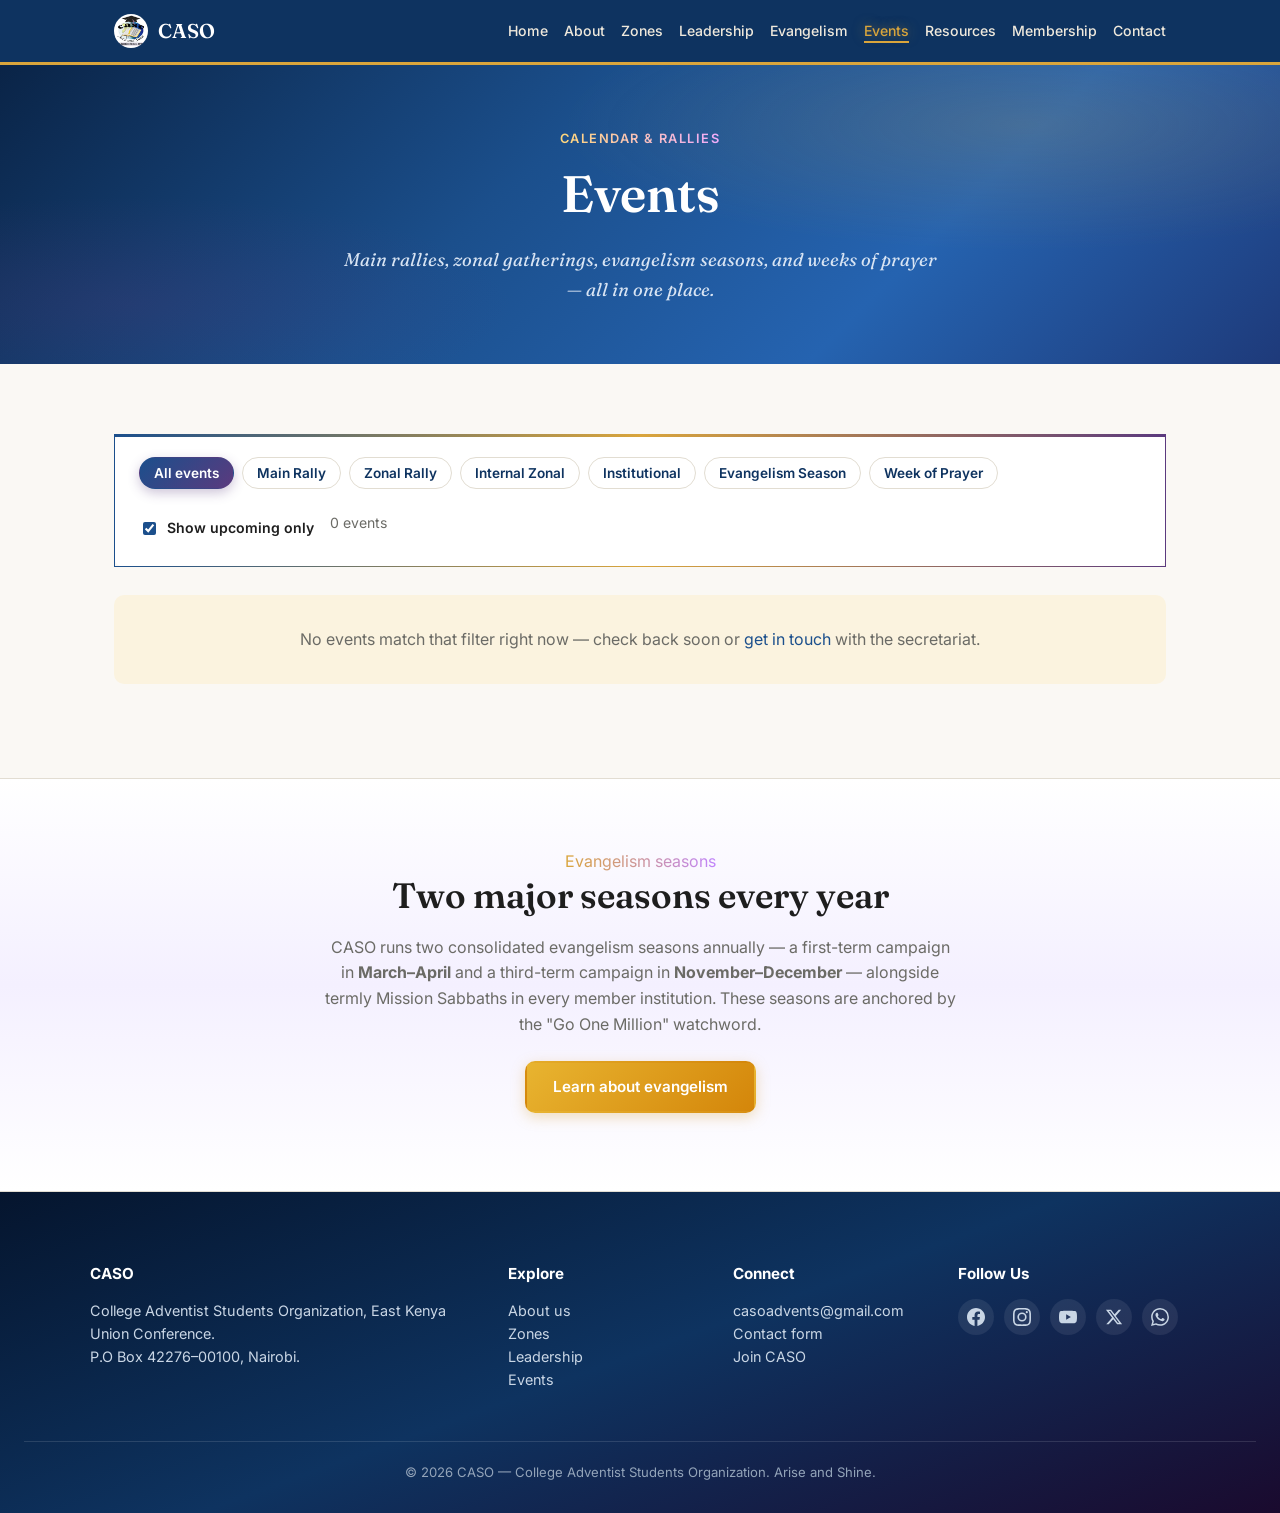
<file: Caso_Web/events.html>
<!DOCTYPE html>
<html lang="en">
<head>
<meta charset="UTF-8">
<meta name="viewport" content="width=device-width, initial-scale=1.0">
<title>Events &amp; Rallies — CASO</title>
<meta name="description" content="Upcoming and past CASO events — Main Rallies, Zonal Rallies, Evangelism seasons, and Weeks of Prayer across the East Kenya Union Conference.">
<link href="https://fonts.googleapis.com/css2?family=Fraunces:wght@500;600&family=Inter:wght@400;500;600&display=swap" rel="stylesheet">
<link rel="icon" type="image/jpeg" href="images/logo.jpg">
<link rel="stylesheet" href="css/styles.css">
<link rel="stylesheet" href="css/pages.css">
</head>
<body>

<header class="site-header">
  <nav class="nav-bar">
    <a href="index.html" class="nav-brand"><img src="images/logo.jpg" alt="CASO" class="crest-img"> CASO</a>
    <button class="nav-toggle" aria-label="Toggle menu">&#9776;</button>
    <ul class="nav-links">
      <li><a href="index.html">Home</a></li>
      <li><a href="about.html">About</a></li>
      <li><a href="zones.html">Zones</a></li>
      <li><a href="leadership.html">Leadership</a></li>
      <li><a href="evangelism.html">Evangelism</a></li>
      <li><a href="events.html">Events</a></li>
      <li><a href="resources.html">Resources</a></li>
      <li><a href="membership.html">Membership</a></li>
      <li><a href="contact.html">Contact</a></li>
    </ul>
  </nav>
</header>

<section class="hero" style="padding:60px 24px;">
  <span class="eyebrow">Calendar &amp; Rallies</span>
  <h1>Events</h1>
  <p class="verse">Main rallies, zonal gatherings, evangelism seasons, and weeks of prayer — all in one place.</p>
</section>

<section class="section">
  <div class="container">

    <div class="events-toolbar">
      <div class="zone-filters" role="group" aria-label="Filter by event type" id="event-filters">
        <button type="button" class="chip is-active" data-type="all">All events</button>
        <button type="button" class="chip" data-type="main">Main Rally</button>
        <button type="button" class="chip" data-type="zonal">Zonal Rally</button>
        <button type="button" class="chip" data-type="internal-zonal">Internal Zonal</button>
        <button type="button" class="chip" data-type="institutional">Institutional</button>
        <button type="button" class="chip" data-type="evangelism">Evangelism Season</button>
        <button type="button" class="chip" data-type="week-of-prayer">Week of Prayer</button>
      </div>
      <div style="margin-top:12px;display:flex;align-items:center;gap:16px;flex-wrap:wrap;">
        <label style="display:flex;align-items:center;gap:8px;font-size:0.88rem;font-weight:600;cursor:pointer;">
          <input type="checkbox" id="upcoming-only" checked style="width:auto;accent-color:var(--caso-blue)">
          Show upcoming only
        </label>
        <span id="event-count" style="font-size:0.88rem;color:var(--caso-gray);"></span>
      </div>
    </div>

    <div id="events-empty" class="zones-empty" hidden>
      No events match that filter right now &mdash; check back soon or <a href="contact.html">get in touch</a> with the secretariat.
    </div>

    <div class="events-grid" id="events-grid"></div>

  </div>
</section>

<section class="section section-alt">
  <div class="container text-center" style="max-width:680px;">
    <span class="eyebrow">Evangelism seasons</span>
    <h2>Two major seasons every year</h2>
    <p class="muted">CASO runs two consolidated evangelism seasons annually — a first-term campaign in <strong>March&ndash;April</strong> and a third-term campaign in <strong>November&ndash;December</strong> — alongside termly Mission Sabbaths in every member institution. These seasons are anchored by the "Go One Million" watchword.</p>
    <a href="evangelism.html" class="btn btn-gold" style="margin-top:8px;">Learn about evangelism</a>
  </div>
</section>

<footer class="site-footer">
  <div class="footer-grid">
    <div>
      <h4>CASO</h4>
      <p>College Adventist Students Organization, East Kenya Union Conference.<br>P.O Box 42276&ndash;00100, Nairobi.</p>
    </div>
    <div>
      <h4>Explore</h4>
      <p><a href="about.html">About us</a><br><a href="zones.html">Zones</a><br><a href="leadership.html">Leadership</a><br><a href="events.html">Events</a></p>
    </div>
    <div>
      <h4>Connect</h4>
      <p><a href="mailto:casoadvents@gmail.com">casoadvents@gmail.com</a><br><a href="contact.html">Contact form</a><br><a href="membership.html">Join CASO</a></p>
    </div>
    <div>
      <h4>Follow Us</h4>
      <div class="social-links">
        <a href="https://www.facebook.com/groups/1399587170342210/" target="_blank" rel="noopener noreferrer" class="social-icon" aria-label="Facebook"><svg viewBox="0 0 24 24"><path d="M24 12.073c0-6.627-5.373-12-12-12s-12 5.373-12 12c0 5.99 4.388 10.954 10.125 11.854v-8.385H7.078v-3.47h3.047V9.43c0-3.007 1.792-4.669 4.533-4.669 1.312 0 2.686.235 2.686.235v2.953H15.83c-1.491 0-1.956.925-1.956 1.874v2.25h3.328l-.532 3.47h-2.796v8.385C19.612 23.027 24 18.062 24 12.073z"/></svg></a>
        <a href="https://www.instagram.com/" target="_blank" rel="noopener noreferrer" class="social-icon" aria-label="Instagram"><svg viewBox="0 0 24 24"><path d="M12 2.163c3.204 0 3.584.012 4.85.07 3.252.148 4.771 1.691 4.919 4.919.058 1.265.069 1.645.069 4.849 0 3.205-.012 3.584-.069 4.849-.149 3.225-1.664 4.771-4.919 4.919-1.266.058-1.644.07-4.85.07-3.204 0-3.584-.012-4.849-.07-3.26-.149-4.771-1.699-4.919-4.92-.058-1.265-.07-1.644-.07-4.849 0-3.204.013-3.583.07-4.849.149-3.227 1.664-4.771 4.919-4.919 1.266-.057 1.645-.069 4.849-.069zM12 0C8.741 0 8.333.014 7.053.072 2.695.272.273 2.69.073 7.052.014 8.333 0 8.741 0 12c0 3.259.014 3.668.072 4.948.2 4.358 2.618 6.78 6.98 6.98C8.333 23.986 8.741 24 12 24c3.259 0 3.668-.014 4.948-.072 4.354-.2 6.782-2.618 6.979-6.98.059-1.28.073-1.689.073-4.948 0-3.259-.014-3.667-.072-4.947-.196-4.354-2.617-6.78-6.979-6.98C15.668.014 15.259 0 12 0zm0 5.838a6.162 6.162 0 100 12.324 6.162 6.162 0 000-12.324zM12 16a4 4 0 110-8 4 4 0 010 8zm6.406-11.845a1.44 1.44 0 100 2.881 1.44 1.44 0 000-2.881z"/></svg></a>
        <a href="https://www.youtube.com/" target="_blank" rel="noopener noreferrer" class="social-icon" aria-label="YouTube"><svg viewBox="0 0 24 24"><path d="M23.498 6.186a3.016 3.016 0 00-2.122-2.136C19.505 3.545 12 3.545 12 3.545s-7.505 0-9.377.505A3.017 3.017 0 00.502 6.186C0 8.07 0 12 0 12s0 3.93.502 5.814a3.016 3.016 0 002.122 2.136c1.871.505 9.376.505 9.376.505s7.505 0 9.377-.505a3.015 3.015 0 002.122-2.136C24 15.93 24 12 24 12s0-3.93-.502-5.814zM9.545 15.568V8.432L15.818 12l-6.273 3.568z"/></svg></a>
        <a href="https://x.com/" target="_blank" rel="noopener noreferrer" class="social-icon" aria-label="X (Twitter)"><svg viewBox="0 0 24 24"><path d="M18.244 2.25h3.308l-7.227 8.26 8.502 11.24H16.17l-5.214-6.817L4.99 21.75H1.68l7.73-8.835L1.254 2.25H8.08l4.713 6.231zm-1.161 17.52h1.833L7.084 4.126H5.117z"/></svg></a>
        <a href="https://wa.me/" target="_blank" rel="noopener noreferrer" class="social-icon" aria-label="WhatsApp"><svg viewBox="0 0 24 24"><path d="M17.472 14.382c-.297-.149-1.758-.867-2.03-.967-.273-.099-.471-.148-.67.15-.197.297-.767.966-.94 1.164-.173.199-.347.223-.644.075-.297-.15-1.255-.463-2.39-1.475-.883-.788-1.48-1.761-1.653-2.059-.173-.297-.018-.458.13-.606.134-.133.298-.347.446-.52.149-.174.198-.298.298-.497.099-.198.05-.371-.025-.52-.075-.149-.669-1.612-.916-2.207-.242-.579-.487-.5-.669-.51-.173-.008-.371-.01-.57-.01-.198 0-.52.074-.792.372-.272.297-1.04 1.016-1.04 2.479 0 1.462 1.065 2.875 1.213 3.074.149.198 2.096 3.2 5.077 4.487.709.306 1.262.489 1.694.625.712.227 1.36.195 1.871.118.571-.085 1.758-.719 2.006-1.413.248-.694.248-1.289.173-1.413-.074-.124-.272-.198-.57-.347m-5.421 7.403h-.004a9.87 9.87 0 01-5.031-1.378l-.361-.214-3.741.982.998-3.648-.235-.374a9.86 9.86 0 01-1.51-5.26c.001-5.45 4.436-9.884 9.888-9.884 2.64 0 5.122 1.03 6.988 2.898a9.825 9.825 0 012.893 6.994c-.003 5.45-4.437 9.884-9.885 9.884m8.413-18.297A11.815 11.815 0 0012.05 0C5.495 0 .16 5.335.157 11.892c0 2.096.547 4.142 1.588 5.945L.057 24l6.305-1.654a11.882 11.882 0 005.683 1.448h.005c6.554 0 11.89-5.335 11.893-11.893a11.821 11.821 0 00-3.48-8.413z"/></svg></a>
      </div>
    </div>
  </div>
  <div class="footer-bottom">&copy; 2026 CASO &mdash; College Adventist Students Organization. Arise and Shine.</div>
</footer>

<script type="module" src="js/ui.js"></script>
<script type="module">
const EVENTS = [
  {
    id: 1,
    title: "CASO Annual Main Rally 2026",
    type: "main",
    date: "2026-08-15",
    endDate: "2026-08-17",
    location: "Nairobi, Kenya",
    description: "The flagship annual gathering bringing together students from all 8 zones for three days of worship, fellowship, training, and evangelism. Theme: 'Arise and Shine — Isaiah 60:1'.",
    upcoming: true
  },
  {
    id: 2,
    title: "First-Term Evangelism Season",
    type: "evangelism",
    date: "2026-03-14",
    endDate: "2026-04-05",
    location: "All member institutions",
    description: "Consolidated outreach campaigns run simultaneously across every CASO member institution during the first-term evangelism season. Go One Million — Hearts touching hearts.",
    upcoming: false
  },
  {
    id: 3,
    title: "South Zone Rally",
    type: "zonal",
    date: "2026-07-04",
    endDate: "2026-07-06",
    location: "Nairobi South Zone",
    description: "Zonal rally for all CASO members affiliated with institutions in the South Zone, covering Haile Selassie Avenue through South C.",
    upcoming: true
  },
  {
    id: 4,
    title: "Week of Prayer — Term 1",
    type: "week-of-prayer",
    date: "2026-02-23",
    endDate: "2026-03-01",
    location: "All member institutions",
    description: "A dedicated week of corporate prayer, devotionals, and Scripture study held in every member institution at the opening of the first term.",
    upcoming: false
  },
  {
    id: 5,
    title: "Thika Zone Internal Rally",
    type: "internal-zonal",
    date: "2026-09-12",
    endDate: "2026-09-13",
    location: "Thika Zone",
    description: "Internal zonal gathering for Thika Zone institutions — including TTTI, Murang'a University, Zetech, and others — for zone-level fellowship and planning.",
    upcoming: true
  },
  {
    id: 6,
    title: "Third-Term Evangelism Season",
    type: "evangelism",
    date: "2026-11-07",
    endDate: "2026-11-29",
    location: "All member institutions",
    description: "The second major evangelism season of the year, running through November and into early December across all zones. Culminates with a final Mission Sabbath report.",
    upcoming: true
  },
  {
    id: 7,
    title: "Med Science Zone Mission Sabbath",
    type: "institutional",
    date: "2026-05-16",
    location: "KNH / Karen, Nairobi",
    description: "Termly Mission Sabbath for the Med Science Zone, hosted at KMTC Kenyatta National Hospital. Open to all students in the zone.",
    upcoming: false
  },
  {
    id: 8,
    title: "Eastern Zone Rally",
    type: "zonal",
    date: "2026-10-03",
    endDate: "2026-10-04",
    location: "Kasarani / Gigiri, Nairobi",
    description: "Annual zonal rally for Eastern Zone members spanning Pioneer University, KCA, KISE, USIU, and more.",
    upcoming: true
  },
  {
    id: 9,
    title: "Week of Prayer — Term 2",
    type: "week-of-prayer",
    date: "2026-06-01",
    endDate: "2026-06-07",
    location: "All member institutions",
    description: "Mid-year week of prayer and revival meetings in all member institutions, led by zone executives and institution chaplains.",
    upcoming: false
  },
  {
    id: 10,
    title: "Mt. Kenya Zone Internal Rally",
    type: "internal-zonal",
    date: "2026-07-25",
    endDate: "2026-07-26",
    location: "Chuka / Embu",
    description: "Internal gathering for Mt. Kenya Zone covering Chuka University, Embu University, KMTC Embu, KMTC Meru, and surrounding institutions.",
    upcoming: true
  }
];

const TYPE_LABELS = {
  "main": "Main Rally",
  "zonal": "Zonal Rally",
  "internal-zonal": "Internal Zonal",
  "institutional": "Institutional",
  "evangelism": "Evangelism Season",
  "week-of-prayer": "Week of Prayer"
};

const TYPE_COLORS = {
  "main": { bg: "#FEF3C7", color: "#92400E", border: "#FCD34D" },
  "zonal": { bg: "#EDE9FE", color: "#5B21B6", border: "#C4B5FD" },
  "internal-zonal": { bg: "#E0F2FE", color: "#075985", border: "#7DD3FC" },
  "institutional": { bg: "#DCFCE7", color: "#14532D", border: "#86EFAC" },
  "evangelism": { bg: "#FFF7ED", color: "#9A3412", border: "#FDBA74" },
  "week-of-prayer": { bg: "#FCE7F3", color: "#831843", border: "#F9A8D4" }
};

function formatDate(dateStr, endDateStr) {
  const opts = { day: "numeric", month: "long", year: "numeric" };
  const start = new Date(dateStr + "T00:00:00");
  if (!endDateStr || endDateStr === dateStr) {
    return start.toLocaleDateString("en-KE", opts);
  }
  const end = new Date(endDateStr + "T00:00:00");
  if (start.getMonth() === end.getMonth() && start.getFullYear() === end.getFullYear()) {
    return `${start.getDate()}–${end.toLocaleDateString("en-KE", opts)}`;
  }
  return `${start.toLocaleDateString("en-KE", { day: "numeric", month: "short" })} – ${end.toLocaleDateString("en-KE", opts)}`;
}

function isUpcoming(event) {
  const now = new Date();
  const eventEnd = new Date((event.endDate || event.date) + "T23:59:59");
  return eventEnd >= now;
}

function renderEvents(filter, upcomingOnly) {
  const grid = document.getElementById("events-grid");
  const emptyEl = document.getElementById("events-empty");
  const countEl = document.getElementById("event-count");

  let filtered = EVENTS.filter(e => filter === "all" || e.type === filter);
  if (upcomingOnly) filtered = filtered.filter(e => isUpcoming(e));
  filtered.sort((a, b) => new Date(a.date) - new Date(b.date));

  countEl.textContent = `${filtered.length} event${filtered.length !== 1 ? "s" : ""}`;

  if (filtered.length === 0) {
    grid.innerHTML = "";
    emptyEl.hidden = false;
    return;
  }

  emptyEl.hidden = true;
  grid.innerHTML = filtered.map(ev => {
    const colors = TYPE_COLORS[ev.type] || TYPE_COLORS["main"];
    const upcoming = isUpcoming(ev);
    return `
    <div class="event-card ${upcoming ? "event-upcoming" : "event-past"}">
      <div class="event-card-top">
        <span class="event-badge" style="background:${colors.bg};color:${colors.color};border-color:${colors.border}">${TYPE_LABELS[ev.type]}</span>
        ${upcoming ? '<span class="event-upcoming-dot">Upcoming</span>' : '<span class="event-past-label">Past</span>'}
      </div>
      <h3 class="event-title">${ev.title}</h3>
      <div class="event-meta">
        <span class="event-date">📅 ${formatDate(ev.date, ev.endDate)}</span>
        <span class="event-location">📍 ${ev.location}</span>
      </div>
      <p class="event-desc">${ev.description}</p>
    </div>`;
  }).join("");
}

let activeType = "all";
let upcomingOnly = true;

document.getElementById("event-filters").querySelectorAll(".chip").forEach(btn => {
  btn.addEventListener("click", () => {
    document.querySelectorAll("#event-filters .chip").forEach(b => b.classList.remove("is-active"));
    btn.classList.add("is-active");
    activeType = btn.dataset.type;
    renderEvents(activeType, upcomingOnly);
  });
});

document.getElementById("upcoming-only").addEventListener("change", function () {
  upcomingOnly = this.checked;
  renderEvents(activeType, upcomingOnly);
});

renderEvents(activeType, upcomingOnly);
</script>
</body>
</html>
</file>
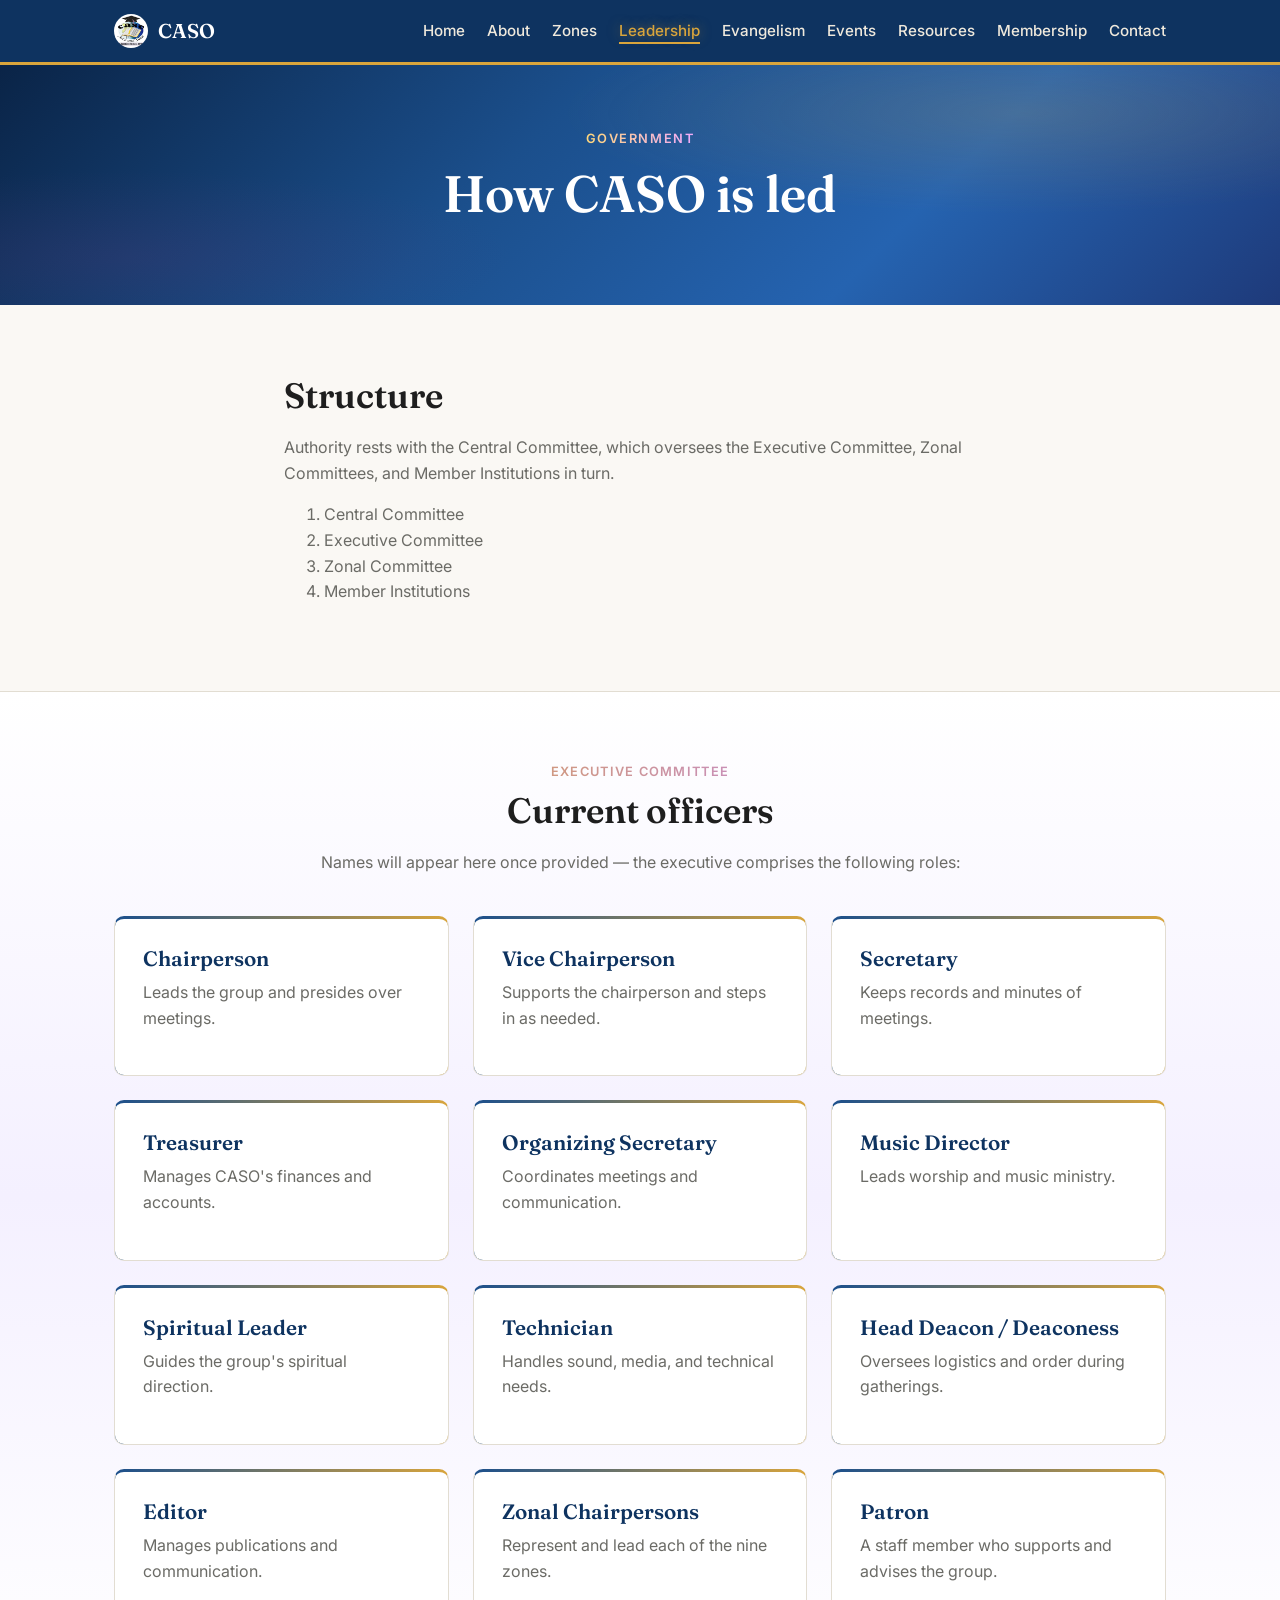
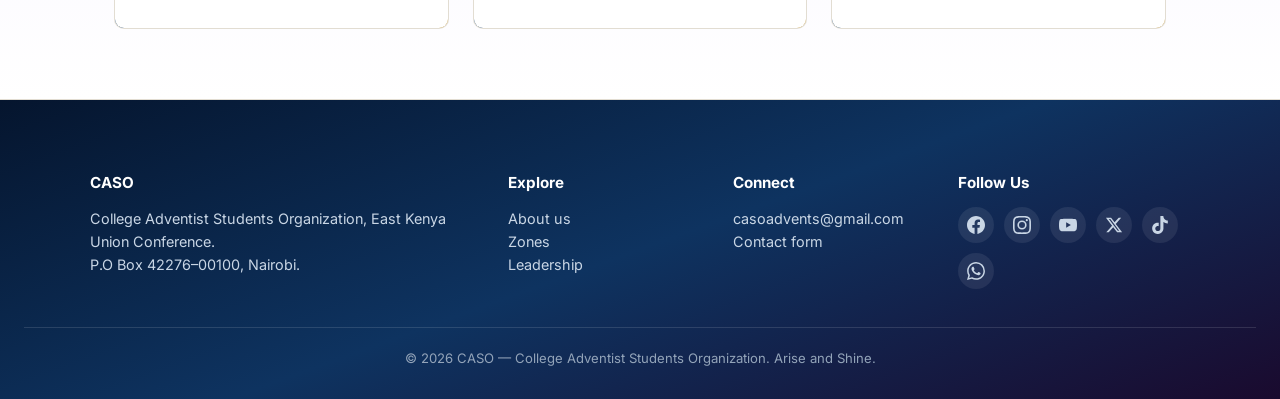
<file: Caso_Web/leadership.html>
<!DOCTYPE html>
<html lang="en">
<head>
<meta charset="UTF-8">
<meta name="viewport" content="width=device-width, initial-scale=1.0">
<title>Leadership — CASO</title>
<link href="https://fonts.googleapis.com/css2?family=Fraunces:wght@500;600&family=Inter:wght@400;500;600&display=swap" rel="stylesheet">
<link rel="icon" type="image/jpeg" href="images/logo.jpg">
    <link rel="stylesheet" href="css/styles.css">
</head>
<body>

<header class="site-header">
  <nav class="nav-bar">
    <a href="index.html" class="nav-brand"><img src="images/logo.jpg" alt="CASO" class="crest-img"> CASO</a>
    <button class="nav-toggle" aria-label="Toggle menu">&#9776;</button>
    <ul class="nav-links">
      <li><a href="index.html">Home</a></li>
      <li><a href="about.html">About</a></li>
      <li><a href="zones.html">Zones</a></li>
      <li><a href="leadership.html">Leadership</a></li>
      <li><a href="evangelism.html">Evangelism</a></li>
      <li><a href="events.html">Events</a></li>
      <li><a href="resources.html">Resources</a></li>
      <li><a href="membership.html">Membership</a></li>
      <li><a href="contact.html">Contact</a></li>
    </ul>
  </nav>
</header>

<section class="hero" style="padding:60px 24px;">
  <span class="eyebrow">Government</span>
  <h1>How CASO is led</h1>
</section>

<section class="section">
  <div class="container" style="max-width:760px;">
    <h2>Structure</h2>
    <p class="muted">Authority rests with the Central Committee, which oversees the Executive Committee, Zonal Committees, and Member Institutions in turn.</p>
    <ol class="muted">
      <li>Central Committee</li>
      <li>Executive Committee</li>
      <li>Zonal Committee</li>
      <li>Member Institutions</li>
    </ol>
  </div>
</section>

<section class="section section-alt">
  <div class="container">
    <div class="section-head">
      <span class="eyebrow">Executive Committee</span>
      <h2>Current officers</h2>
      <p class="muted">Names will appear here once provided — the executive comprises the following roles:</p>
    </div>
    <div class="grid-3">
      <div class="card"><h3>Chairperson</h3><p class="muted">Leads the group and presides over meetings.</p></div>
      <div class="card"><h3>Vice Chairperson</h3><p class="muted">Supports the chairperson and steps in as needed.</p></div>
      <div class="card"><h3>Secretary</h3><p class="muted">Keeps records and minutes of meetings.</p></div>
      <div class="card"><h3>Treasurer</h3><p class="muted">Manages CASO's finances and accounts.</p></div>
      <div class="card"><h3>Organizing Secretary</h3><p class="muted">Coordinates meetings and communication.</p></div>
      <div class="card"><h3>Music Director</h3><p class="muted">Leads worship and music ministry.</p></div>
      <div class="card"><h3>Spiritual Leader</h3><p class="muted">Guides the group's spiritual direction.</p></div>
      <div class="card"><h3>Technician</h3><p class="muted">Handles sound, media, and technical needs.</p></div>
      <div class="card"><h3>Head Deacon / Deaconess</h3><p class="muted">Oversees logistics and order during gatherings.</p></div>
      <div class="card"><h3>Editor</h3><p class="muted">Manages publications and communication.</p></div>
      <div class="card"><h3>Zonal Chairpersons</h3><p class="muted">Represent and lead each of the nine zones.</p></div>
      <div class="card"><h3>Patron</h3><p class="muted">A staff member who supports and advises the group.</p></div>
    </div>
  </div>
</section>

<footer class="site-footer">
  <div class="footer-grid">
    <div>
      <h4>CASO</h4>
      <p>College Adventist Students Organization, East Kenya Union Conference.<br>P.O Box 42276&ndash;00100, Nairobi.</p>
    </div>
    <div>
      <h4>Explore</h4>
      <p><a href="about.html">About us</a><br><a href="zones.html">Zones</a><br><a href="leadership.html">Leadership</a></p>
    </div>
    <div>
      <h4>Connect</h4>
      <p><a href="mailto:casoadvents@gmail.com">casoadvents@gmail.com</a><br><a href="contact.html">Contact form</a></p>
    </div>
    <div>
      <h4>Follow Us</h4>
      <div class="social-links">
        <a href="https://www.facebook.com/" target="_blank" rel="noopener noreferrer" class="social-icon" aria-label="Facebook"><svg viewBox="0 0 24 24"><path d="M24 12.073c0-6.627-5.373-12-12-12s-12 5.373-12 12c0 5.99 4.388 10.954 10.125 11.854v-8.385H7.078v-3.47h3.047V9.43c0-3.007 1.792-4.669 4.533-4.669 1.312 0 2.686.235 2.686.235v2.953H15.83c-1.491 0-1.956.925-1.956 1.874v2.25h3.328l-.532 3.47h-2.796v8.385C19.612 23.027 24 18.062 24 12.073z"/></svg></a>
        <a href="https://www.instagram.com/" target="_blank" rel="noopener noreferrer" class="social-icon" aria-label="Instagram"><svg viewBox="0 0 24 24"><path d="M12 2.163c3.204 0 3.584.012 4.85.07 3.252.148 4.771 1.691 4.919 4.919.058 1.265.069 1.645.069 4.849 0 3.205-.012 3.584-.069 4.849-.149 3.225-1.664 4.771-4.919 4.919-1.266.058-1.644.07-4.85.07-3.204 0-3.584-.012-4.849-.07-3.26-.149-4.771-1.699-4.919-4.92-.058-1.265-.07-1.644-.07-4.849 0-3.204.013-3.583.07-4.849.149-3.227 1.664-4.771 4.919-4.919 1.266-.057 1.645-.069 4.849-.069zM12 0C8.741 0 8.333.014 7.053.072 2.695.272.273 2.69.073 7.052.014 8.333 0 8.741 0 12c0 3.259.014 3.668.072 4.948.2 4.358 2.618 6.78 6.98 6.98C8.333 23.986 8.741 24 12 24c3.259 0 3.668-.014 4.948-.072 4.354-.2 6.782-2.618 6.979-6.98.059-1.28.073-1.689.073-4.948 0-3.259-.014-3.667-.072-4.947-.196-4.354-2.617-6.78-6.979-6.98C15.668.014 15.259 0 12 0zm0 5.838a6.162 6.162 0 100 12.324 6.162 6.162 0 000-12.324zM12 16a4 4 0 110-8 4 4 0 010 8zm6.406-11.845a1.44 1.44 0 100 2.881 1.44 1.44 0 000-2.881z"/></svg></a>
        <a href="https://www.youtube.com/" target="_blank" rel="noopener noreferrer" class="social-icon" aria-label="YouTube"><svg viewBox="0 0 24 24"><path d="M23.498 6.186a3.016 3.016 0 00-2.122-2.136C19.505 3.545 12 3.545 12 3.545s-7.505 0-9.377.505A3.017 3.017 0 00.502 6.186C0 8.07 0 12 0 12s0 3.93.502 5.814a3.016 3.016 0 002.122 2.136c1.871.505 9.376.505 9.376.505s7.505 0 9.377-.505a3.015 3.015 0 002.122-2.136C24 15.93 24 12 24 12s0-3.93-.502-5.814zM9.545 15.568V8.432L15.818 12l-6.273 3.568z"/></svg></a>
        <a href="https://x.com/" target="_blank" rel="noopener noreferrer" class="social-icon" aria-label="X (Twitter)"><svg viewBox="0 0 24 24"><path d="M18.244 2.25h3.308l-7.227 8.26 8.502 11.24H16.17l-5.214-6.817L4.99 21.75H1.68l7.73-8.835L1.254 2.25H8.08l4.713 6.231zm-1.161 17.52h1.833L7.084 4.126H5.117z"/></svg></a>
        <a href="https://www.tiktok.com/" target="_blank" rel="noopener noreferrer" class="social-icon" aria-label="TikTok"><svg viewBox="0 0 24 24"><path d="M12.525.02c1.31-.02 2.61-.01 3.91-.02.08 1.53.63 3.09 1.75 4.17 1.12 1.11 2.7 1.62 4.24 1.79v4.03c-1.44-.05-2.89-.35-4.2-.97-.57-.26-1.1-.59-1.62-.93-.01 2.92.01 5.84-.02 8.75-.08 1.4-.54 2.79-1.35 3.94-1.31 1.92-3.58 3.17-5.91 3.21-1.43.08-2.86-.31-4.08-1.03-2.02-1.19-3.44-3.37-3.65-5.71-.02-.5-.03-1-.01-1.49.18-1.9 1.12-3.72 2.58-4.96 1.66-1.44 3.98-2.13 6.15-1.72.02 1.48-.04 2.96-.04 4.44-.99-.32-2.15-.23-3.02.37-.63.41-1.11 1.04-1.36 1.75-.21.51-.15 1.07-.14 1.61.24 1.64 1.82 3.02 3.5 2.87 1.12-.01 2.19-.66 2.77-1.61.19-.33.4-.67.41-1.06.1-1.79.06-3.57.07-5.36.01-4.03-.01-8.05.02-12.07z"/></svg></a>
        <a href="https://wa.me/" target="_blank" rel="noopener noreferrer" class="social-icon" aria-label="WhatsApp"><svg viewBox="0 0 24 24"><path d="M17.472 14.382c-.297-.149-1.758-.867-2.03-.967-.273-.099-.471-.148-.67.15-.197.297-.767.966-.94 1.164-.173.199-.347.223-.644.075-.297-.15-1.255-.463-2.39-1.475-.883-.788-1.48-1.761-1.653-2.059-.173-.297-.018-.458.13-.606.134-.133.298-.347.446-.52.149-.174.198-.298.298-.497.099-.198.05-.371-.025-.52-.075-.149-.669-1.612-.916-2.207-.242-.579-.487-.5-.669-.51-.173-.008-.371-.01-.57-.01-.198 0-.52.074-.792.372-.272.297-1.04 1.016-1.04 2.479 0 1.462 1.065 2.875 1.213 3.074.149.198 2.096 3.2 5.077 4.487.709.306 1.262.489 1.694.625.712.227 1.36.195 1.871.118.571-.085 1.758-.719 2.006-1.413.248-.694.248-1.289.173-1.413-.074-.124-.272-.198-.57-.347m-5.421 7.403h-.004a9.87 9.87 0 01-5.031-1.378l-.361-.214-3.741.982.998-3.648-.235-.374a9.86 9.86 0 01-1.51-5.26c.001-5.45 4.436-9.884 9.888-9.884 2.64 0 5.122 1.03 6.988 2.898a9.825 9.825 0 012.893 6.994c-.003 5.45-4.437 9.884-9.885 9.884m8.413-18.297A11.815 11.815 0 0012.05 0C5.495 0 .16 5.335.157 11.892c0 2.096.547 4.142 1.588 5.945L.057 24l6.305-1.654a11.882 11.882 0 005.683 1.448h.005c6.554 0 11.89-5.335 11.893-11.893a11.821 11.821 0 00-3.48-8.413z"/></svg></a>
      </div>
    </div>
  </div>
  <div class="footer-bottom">&copy; 2026 CASO &mdash; College Adventist Students Organization. Arise and Shine.</div>
</footer>

<script type="module" src="js/ui.js"></script>
</body>
</html>
</file>
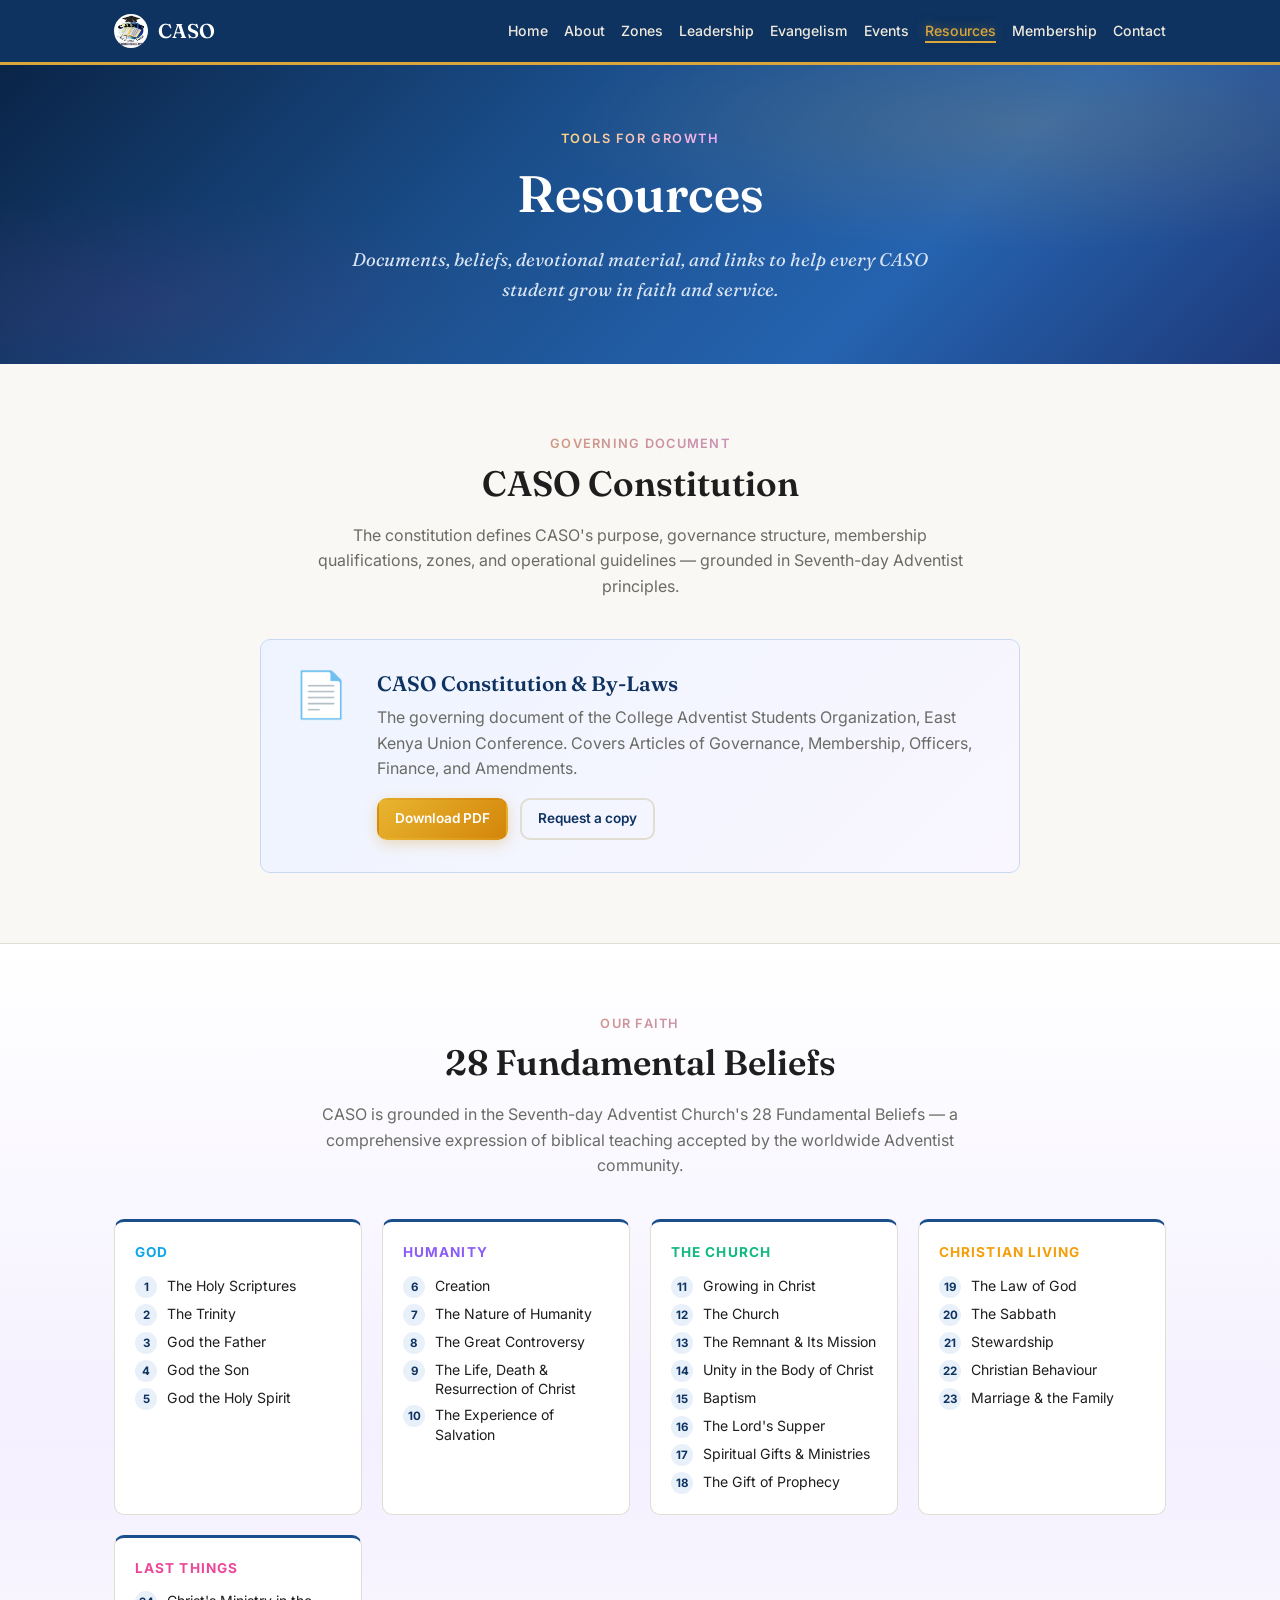
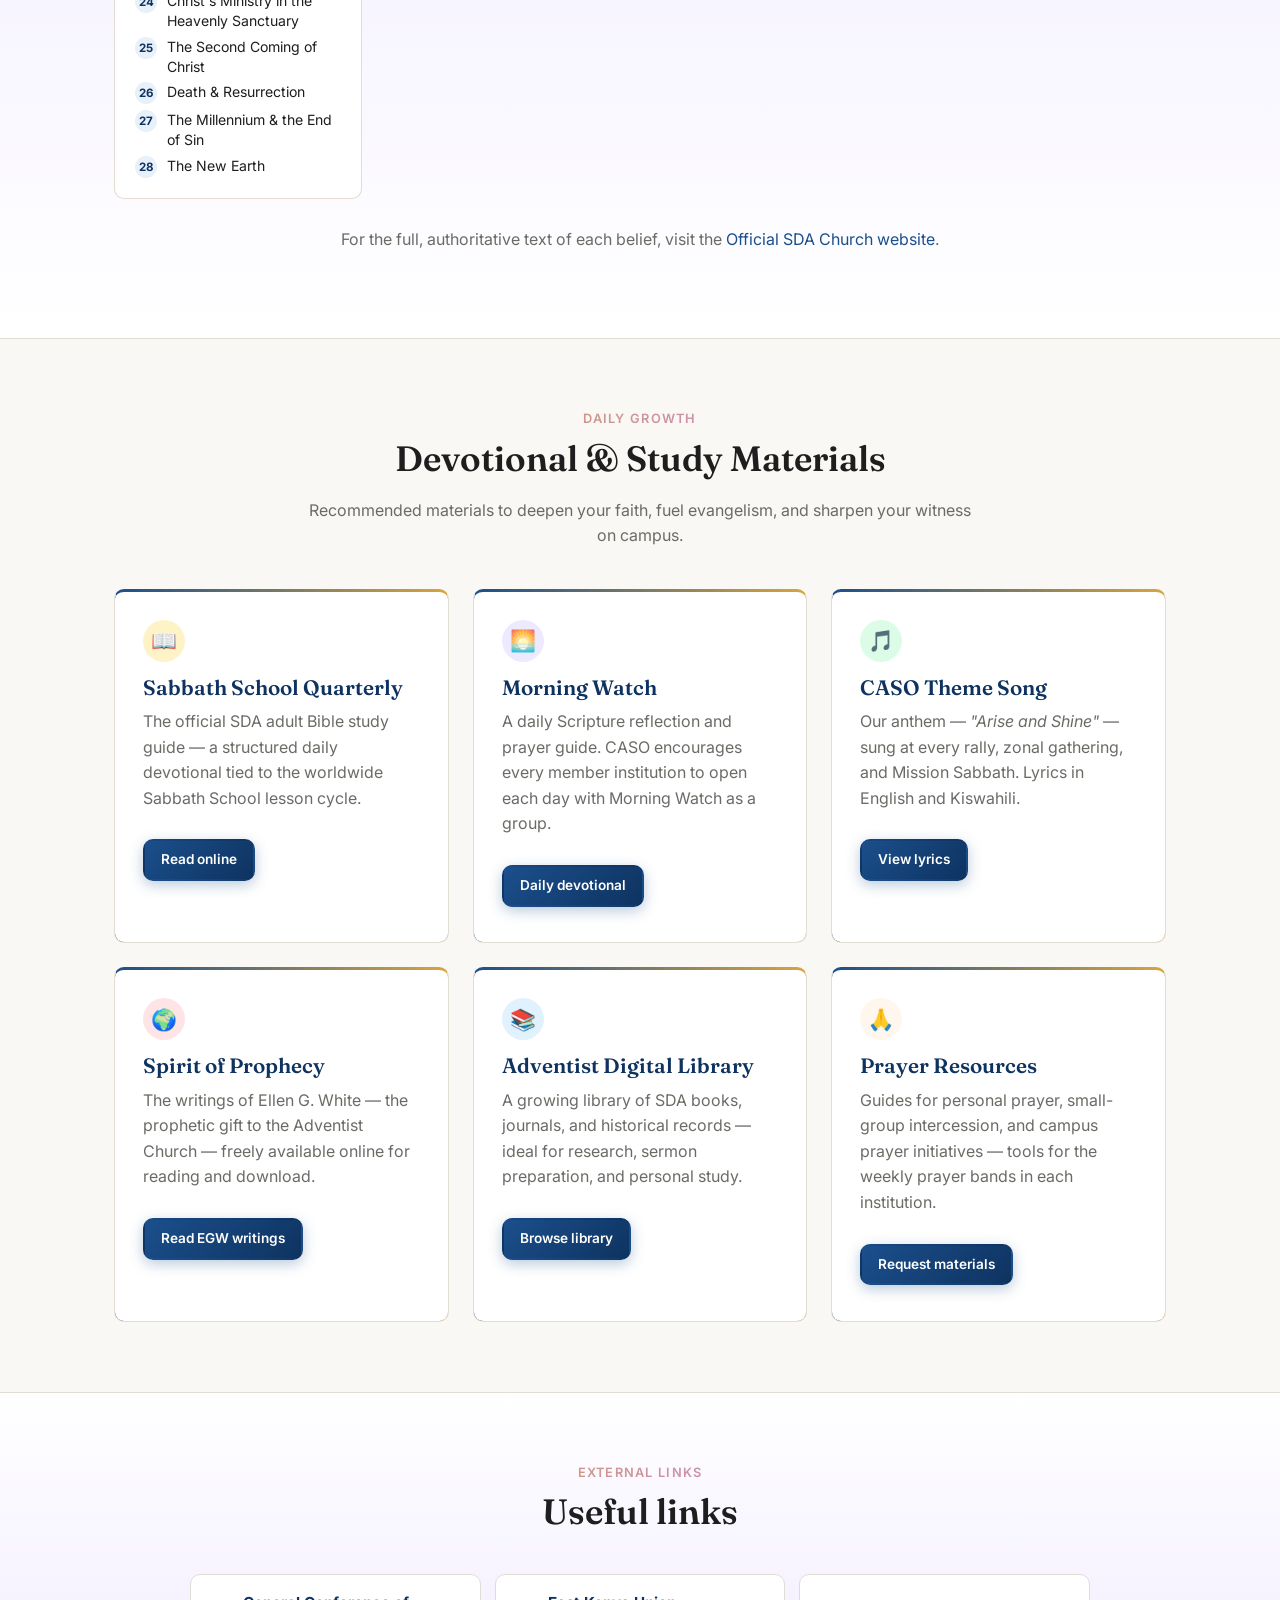
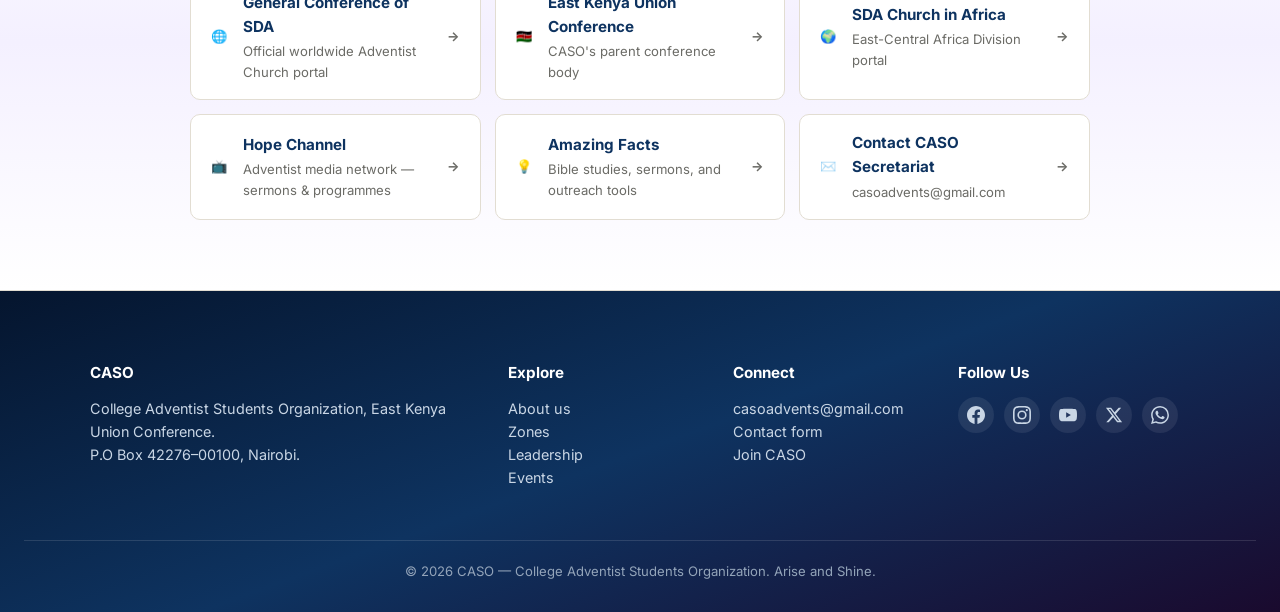
<file: Caso_Web/resources.html>
<!DOCTYPE html>
<html lang="en">
<head>
<meta charset="UTF-8">
<meta name="viewport" content="width=device-width, initial-scale=1.0">
<title>Resources — CASO</title>
<meta name="description" content="CASO resources — constitution, fundamental beliefs, devotional materials, and useful links for Seventh-day Adventist students in the EKUC.">
<link href="https://fonts.googleapis.com/css2?family=Fraunces:wght@500;600&family=Inter:wght@400;500;600&display=swap" rel="stylesheet">
<link rel="icon" type="image/jpeg" href="images/logo.jpg">
<link rel="stylesheet" href="css/styles.css">
<link rel="stylesheet" href="css/pages.css">
</head>
<body>

<header class="site-header">
  <nav class="nav-bar">
    <a href="index.html" class="nav-brand"><img src="images/logo.jpg" alt="CASO" class="crest-img"> CASO</a>
    <button class="nav-toggle" aria-label="Toggle menu">&#9776;</button>
    <ul class="nav-links">
      <li><a href="index.html">Home</a></li>
      <li><a href="about.html">About</a></li>
      <li><a href="zones.html">Zones</a></li>
      <li><a href="leadership.html">Leadership</a></li>
      <li><a href="evangelism.html">Evangelism</a></li>
      <li><a href="events.html">Events</a></li>
      <li><a href="resources.html">Resources</a></li>
      <li><a href="membership.html">Membership</a></li>
      <li><a href="contact.html">Contact</a></li>
    </ul>
  </nav>
</header>

<section class="hero" style="padding:60px 24px;">
  <span class="eyebrow">Tools for growth</span>
  <h1>Resources</h1>
  <p class="verse">Documents, beliefs, devotional material, and links to help every CASO student grow in faith and service.</p>
</section>

<!-- Constitution -->
<section class="section">
  <div class="container">
    <div class="section-head">
      <span class="eyebrow">Governing document</span>
      <h2>CASO Constitution</h2>
      <p class="muted">The constitution defines CASO's purpose, governance structure, membership qualifications, zones, and operational guidelines — grounded in Seventh-day Adventist principles.</p>
    </div>
    <div class="resource-feature-card">
      <div class="resource-feature-icon">📄</div>
      <div class="resource-feature-body">
        <h3>CASO Constitution &amp; By-Laws</h3>
        <p class="muted">The governing document of the College Adventist Students Organization, East Kenya Union Conference. Covers Articles of Governance, Membership, Officers, Finance, and Amendments.</p>
        <div style="display:flex;gap:12px;flex-wrap:wrap;margin-top:16px;">
          <a href="#" class="btn btn-gold btn-sm" onclick="alert('Constitution PDF coming soon — contact casoadvents@gmail.com to request a copy.'); return false;">Download PDF</a>
          <a href="contact.html" class="btn btn-outline-dark btn-sm">Request a copy</a>
        </div>
      </div>
    </div>
  </div>
</section>

<!-- Fundamental Beliefs -->
<section class="section section-alt">
  <div class="container">
    <div class="section-head">
      <span class="eyebrow">Our faith</span>
      <h2>28 Fundamental Beliefs</h2>
      <p class="muted">CASO is grounded in the Seventh-day Adventist Church's 28 Fundamental Beliefs — a comprehensive expression of biblical teaching accepted by the worldwide Adventist community.</p>
    </div>

    <div class="beliefs-grid">
      <div class="belief-group">
        <h4 class="belief-group-title" style="--group-color:#0EA5E9">God</h4>
        <ul class="belief-list">
          <li><span class="belief-num">1</span> The Holy Scriptures</li>
          <li><span class="belief-num">2</span> The Trinity</li>
          <li><span class="belief-num">3</span> God the Father</li>
          <li><span class="belief-num">4</span> God the Son</li>
          <li><span class="belief-num">5</span> God the Holy Spirit</li>
        </ul>
      </div>
      <div class="belief-group">
        <h4 class="belief-group-title" style="--group-color:#8B5CF6">Humanity</h4>
        <ul class="belief-list">
          <li><span class="belief-num">6</span> Creation</li>
          <li><span class="belief-num">7</span> The Nature of Humanity</li>
          <li><span class="belief-num">8</span> The Great Controversy</li>
          <li><span class="belief-num">9</span> The Life, Death &amp; Resurrection of Christ</li>
          <li><span class="belief-num">10</span> The Experience of Salvation</li>
        </ul>
      </div>
      <div class="belief-group">
        <h4 class="belief-group-title" style="--group-color:#10B981">The Church</h4>
        <ul class="belief-list">
          <li><span class="belief-num">11</span> Growing in Christ</li>
          <li><span class="belief-num">12</span> The Church</li>
          <li><span class="belief-num">13</span> The Remnant &amp; Its Mission</li>
          <li><span class="belief-num">14</span> Unity in the Body of Christ</li>
          <li><span class="belief-num">15</span> Baptism</li>
          <li><span class="belief-num">16</span> The Lord's Supper</li>
          <li><span class="belief-num">17</span> Spiritual Gifts &amp; Ministries</li>
          <li><span class="belief-num">18</span> The Gift of Prophecy</li>
        </ul>
      </div>
      <div class="belief-group">
        <h4 class="belief-group-title" style="--group-color:#F59E0B">Christian Living</h4>
        <ul class="belief-list">
          <li><span class="belief-num">19</span> The Law of God</li>
          <li><span class="belief-num">20</span> The Sabbath</li>
          <li><span class="belief-num">21</span> Stewardship</li>
          <li><span class="belief-num">22</span> Christian Behaviour</li>
          <li><span class="belief-num">23</span> Marriage &amp; the Family</li>
        </ul>
      </div>
      <div class="belief-group">
        <h4 class="belief-group-title" style="--group-color:#EC4899">Last Things</h4>
        <ul class="belief-list">
          <li><span class="belief-num">24</span> Christ's Ministry in the Heavenly Sanctuary</li>
          <li><span class="belief-num">25</span> The Second Coming of Christ</li>
          <li><span class="belief-num">26</span> Death &amp; Resurrection</li>
          <li><span class="belief-num">27</span> The Millennium &amp; the End of Sin</li>
          <li><span class="belief-num">28</span> The New Earth</li>
        </ul>
      </div>
    </div>

    <p class="muted text-center" style="margin-top:28px;">
      For the full, authoritative text of each belief, visit the
      <a href="https://www.adventist.org/beliefs/" target="_blank" rel="noopener noreferrer">Official SDA Church website</a>.
    </p>
  </div>
</section>

<!-- Devotional Resources -->
<section class="section">
  <div class="container">
    <div class="section-head">
      <span class="eyebrow">Daily growth</span>
      <h2>Devotional &amp; Study Materials</h2>
      <p class="muted">Recommended materials to deepen your faith, fuel evangelism, and sharpen your witness on campus.</p>
    </div>

    <div class="grid-3">
      <div class="card">
        <div class="icon-mark" style="font-size:1.3rem;">📖</div>
        <h3>Sabbath School Quarterly</h3>
        <p class="muted">The official SDA adult Bible study guide — a structured daily devotional tied to the worldwide Sabbath School lesson cycle.</p>
        <a href="https://ssnet.org/" target="_blank" rel="noopener noreferrer" class="btn btn-primary btn-sm" style="margin-top:12px;">Read online</a>
      </div>
      <div class="card">
        <div class="icon-mark" style="font-size:1.3rem;">🌅</div>
        <h3>Morning Watch</h3>
        <p class="muted">A daily Scripture reflection and prayer guide. CASO encourages every member institution to open each day with Morning Watch as a group.</p>
        <a href="https://www.adventist.org/devotionals/" target="_blank" rel="noopener noreferrer" class="btn btn-primary btn-sm" style="margin-top:12px;">Daily devotional</a>
      </div>
      <div class="card">
        <div class="icon-mark" style="font-size:1.3rem;">🎵</div>
        <h3>CASO Theme Song</h3>
        <p class="muted">Our anthem — <em>"Arise and Shine"</em> — sung at every rally, zonal gathering, and Mission Sabbath. Lyrics in English and Kiswahili.</p>
        <a href="about.html#theme-song" class="btn btn-primary btn-sm" style="margin-top:12px;">View lyrics</a>
      </div>
      <div class="card">
        <div class="icon-mark" style="font-size:1.3rem;">🌍</div>
        <h3>Spirit of Prophecy</h3>
        <p class="muted">The writings of Ellen G. White — the prophetic gift to the Adventist Church — freely available online for reading and download.</p>
        <a href="https://www.whiteestate.org/" target="_blank" rel="noopener noreferrer" class="btn btn-primary btn-sm" style="margin-top:12px;">Read EGW writings</a>
      </div>
      <div class="card">
        <div class="icon-mark" style="font-size:1.3rem;">📚</div>
        <h3>Adventist Digital Library</h3>
        <p class="muted">A growing library of SDA books, journals, and historical records — ideal for research, sermon preparation, and personal study.</p>
        <a href="https://adventistdigitallibrary.org/" target="_blank" rel="noopener noreferrer" class="btn btn-primary btn-sm" style="margin-top:12px;">Browse library</a>
      </div>
      <div class="card">
        <div class="icon-mark" style="font-size:1.3rem;">🙏</div>
        <h3>Prayer Resources</h3>
        <p class="muted">Guides for personal prayer, small-group intercession, and campus prayer initiatives — tools for the weekly prayer bands in each institution.</p>
        <a href="contact.html" class="btn btn-primary btn-sm" style="margin-top:12px;">Request materials</a>
      </div>
    </div>
  </div>
</section>

<!-- Useful Links -->
<section class="section section-alt">
  <div class="container">
    <div class="section-head">
      <span class="eyebrow">External links</span>
      <h2>Useful links</h2>
    </div>
    <div class="links-grid">
      <a href="https://www.adventist.org/" target="_blank" rel="noopener noreferrer" class="link-card">
        <span class="link-card-icon">🌐</span>
        <div>
          <strong>General Conference of SDA</strong>
          <span>Official worldwide Adventist Church portal</span>
        </div>
        <span class="link-card-arrow">→</span>
      </a>
      <a href="https://ekuc.adventistchurch.africa/" target="_blank" rel="noopener noreferrer" class="link-card">
        <span class="link-card-icon">🇰🇪</span>
        <div>
          <strong>East Kenya Union Conference</strong>
          <span>CASO's parent conference body</span>
        </div>
        <span class="link-card-arrow">→</span>
      </a>
      <a href="https://www.adventistchurch.africa/" target="_blank" rel="noopener noreferrer" class="link-card">
        <span class="link-card-icon">🌍</span>
        <div>
          <strong>SDA Church in Africa</strong>
          <span>East-Central Africa Division portal</span>
        </div>
        <span class="link-card-arrow">→</span>
      </a>
      <a href="https://www.hopechannel.com/" target="_blank" rel="noopener noreferrer" class="link-card">
        <span class="link-card-icon">📺</span>
        <div>
          <strong>Hope Channel</strong>
          <span>Adventist media network — sermons &amp; programmes</span>
        </div>
        <span class="link-card-arrow">→</span>
      </a>
      <a href="https://www.amazingfacts.org/" target="_blank" rel="noopener noreferrer" class="link-card">
        <span class="link-card-icon">💡</span>
        <div>
          <strong>Amazing Facts</strong>
          <span>Bible studies, sermons, and outreach tools</span>
        </div>
        <span class="link-card-arrow">→</span>
      </a>
      <a href="contact.html" class="link-card">
        <span class="link-card-icon">✉️</span>
        <div>
          <strong>Contact CASO Secretariat</strong>
          <span>casoadvents@gmail.com</span>
        </div>
        <span class="link-card-arrow">→</span>
      </a>
    </div>
  </div>
</section>

<footer class="site-footer">
  <div class="footer-grid">
    <div>
      <h4>CASO</h4>
      <p>College Adventist Students Organization, East Kenya Union Conference.<br>P.O Box 42276&ndash;00100, Nairobi.</p>
    </div>
    <div>
      <h4>Explore</h4>
      <p><a href="about.html">About us</a><br><a href="zones.html">Zones</a><br><a href="leadership.html">Leadership</a><br><a href="events.html">Events</a></p>
    </div>
    <div>
      <h4>Connect</h4>
      <p><a href="mailto:casoadvents@gmail.com">casoadvents@gmail.com</a><br><a href="contact.html">Contact form</a><br><a href="membership.html">Join CASO</a></p>
    </div>
    <div>
      <h4>Follow Us</h4>
      <div class="social-links">
        <a href="https://www.facebook.com/groups/1399587170342210/" target="_blank" rel="noopener noreferrer" class="social-icon" aria-label="Facebook"><svg viewBox="0 0 24 24"><path d="M24 12.073c0-6.627-5.373-12-12-12s-12 5.373-12 12c0 5.99 4.388 10.954 10.125 11.854v-8.385H7.078v-3.47h3.047V9.43c0-3.007 1.792-4.669 4.533-4.669 1.312 0 2.686.235 2.686.235v2.953H15.83c-1.491 0-1.956.925-1.956 1.874v2.25h3.328l-.532 3.47h-2.796v8.385C19.612 23.027 24 18.062 24 12.073z"/></svg></a>
        <a href="https://www.instagram.com/" target="_blank" rel="noopener noreferrer" class="social-icon" aria-label="Instagram"><svg viewBox="0 0 24 24"><path d="M12 2.163c3.204 0 3.584.012 4.85.07 3.252.148 4.771 1.691 4.919 4.919.058 1.265.069 1.645.069 4.849 0 3.205-.012 3.584-.069 4.849-.149 3.225-1.664 4.771-4.919 4.919-1.266.058-1.644.07-4.85.07-3.204 0-3.584-.012-4.849-.07-3.26-.149-4.771-1.699-4.919-4.92-.058-1.265-.07-1.644-.07-4.849 0-3.204.013-3.583.07-4.849.149-3.227 1.664-4.771 4.919-4.919 1.266-.057 1.645-.069 4.849-.069zM12 0C8.741 0 8.333.014 7.053.072 2.695.272.273 2.69.073 7.052.014 8.333 0 8.741 0 12c0 3.259.014 3.668.072 4.948.2 4.358 2.618 6.78 6.98 6.98C8.333 23.986 8.741 24 12 24c3.259 0 3.668-.014 4.948-.072 4.354-.2 6.782-2.618 6.979-6.98.059-1.28.073-1.689.073-4.948 0-3.259-.014-3.667-.072-4.947-.196-4.354-2.617-6.78-6.979-6.98C15.668.014 15.259 0 12 0zm0 5.838a6.162 6.162 0 100 12.324 6.162 6.162 0 000-12.324zM12 16a4 4 0 110-8 4 4 0 010 8zm6.406-11.845a1.44 1.44 0 100 2.881 1.44 1.44 0 000-2.881z"/></svg></a>
        <a href="https://www.youtube.com/" target="_blank" rel="noopener noreferrer" class="social-icon" aria-label="YouTube"><svg viewBox="0 0 24 24"><path d="M23.498 6.186a3.016 3.016 0 00-2.122-2.136C19.505 3.545 12 3.545 12 3.545s-7.505 0-9.377.505A3.017 3.017 0 00.502 6.186C0 8.07 0 12 0 12s0 3.93.502 5.814a3.016 3.016 0 002.122 2.136c1.871.505 9.376.505 9.376.505s7.505 0 9.377-.505a3.015 3.015 0 002.122-2.136C24 15.93 24 12 24 12s0-3.93-.502-5.814zM9.545 15.568V8.432L15.818 12l-6.273 3.568z"/></svg></a>
        <a href="https://x.com/" target="_blank" rel="noopener noreferrer" class="social-icon" aria-label="X (Twitter)"><svg viewBox="0 0 24 24"><path d="M18.244 2.25h3.308l-7.227 8.26 8.502 11.24H16.17l-5.214-6.817L4.99 21.75H1.68l7.73-8.835L1.254 2.25H8.08l4.713 6.231zm-1.161 17.52h1.833L7.084 4.126H5.117z"/></svg></a>
        <a href="https://wa.me/" target="_blank" rel="noopener noreferrer" class="social-icon" aria-label="WhatsApp"><svg viewBox="0 0 24 24"><path d="M17.472 14.382c-.297-.149-1.758-.867-2.03-.967-.273-.099-.471-.148-.67.15-.197.297-.767.966-.94 1.164-.173.199-.347.223-.644.075-.297-.15-1.255-.463-2.39-1.475-.883-.788-1.48-1.761-1.653-2.059-.173-.297-.018-.458.13-.606.134-.133.298-.347.446-.52.149-.174.198-.298.298-.497.099-.198.05-.371-.025-.52-.075-.149-.669-1.612-.916-2.207-.242-.579-.487-.5-.669-.51-.173-.008-.371-.01-.57-.01-.198 0-.52.074-.792.372-.272.297-1.04 1.016-1.04 2.479 0 1.462 1.065 2.875 1.213 3.074.149.198 2.096 3.2 5.077 4.487.709.306 1.262.489 1.694.625.712.227 1.36.195 1.871.118.571-.085 1.758-.719 2.006-1.413.248-.694.248-1.289.173-1.413-.074-.124-.272-.198-.57-.347m-5.421 7.403h-.004a9.87 9.87 0 01-5.031-1.378l-.361-.214-3.741.982.998-3.648-.235-.374a9.86 9.86 0 01-1.51-5.26c.001-5.45 4.436-9.884 9.888-9.884 2.64 0 5.122 1.03 6.988 2.898a9.825 9.825 0 012.893 6.994c-.003 5.45-4.437 9.884-9.885 9.884m8.413-18.297A11.815 11.815 0 0012.05 0C5.495 0 .16 5.335.157 11.892c0 2.096.547 4.142 1.588 5.945L.057 24l6.305-1.654a11.882 11.882 0 005.683 1.448h.005c6.554 0 11.89-5.335 11.893-11.893a11.821 11.821 0 00-3.48-8.413z"/></svg></a>
      </div>
    </div>
  </div>
  <div class="footer-bottom">&copy; 2026 CASO &mdash; College Adventist Students Organization. Arise and Shine.</div>
</footer>

<script type="module" src="js/ui.js"></script>
</body>
</html>
</file>
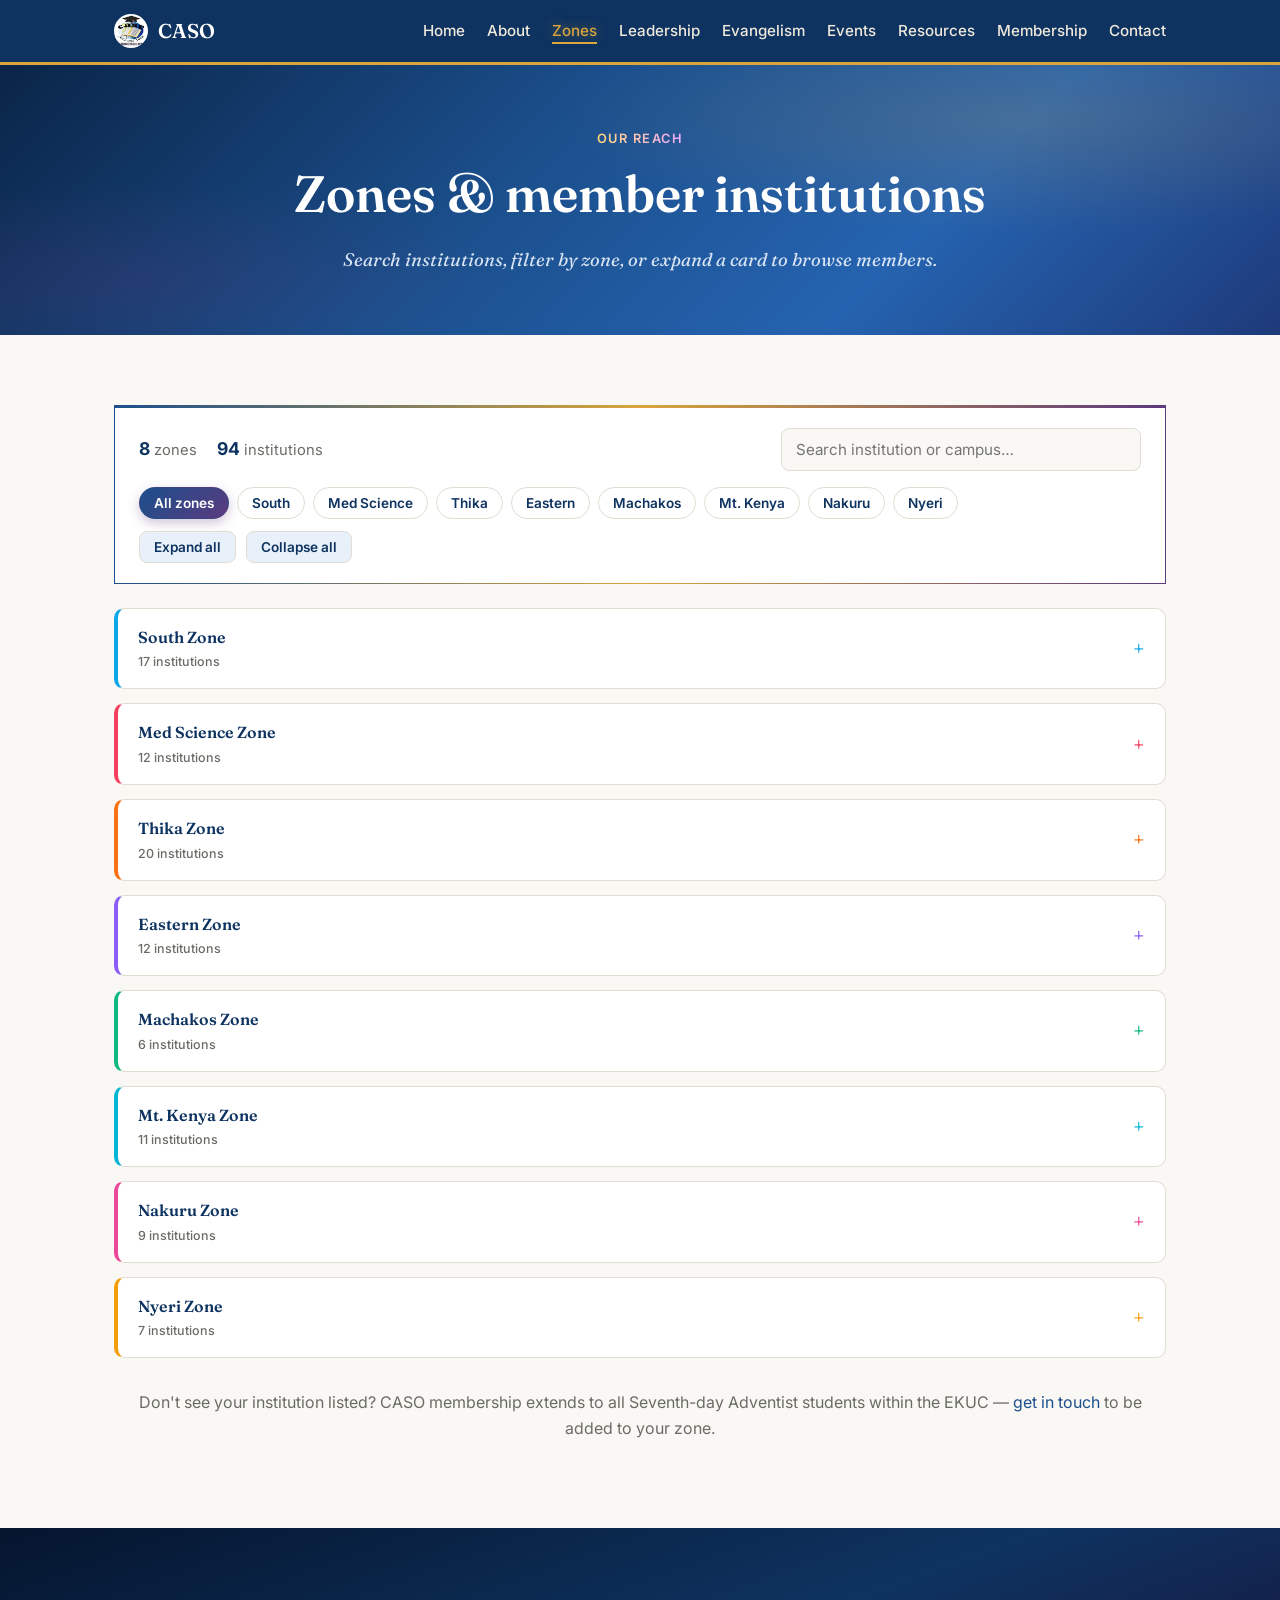
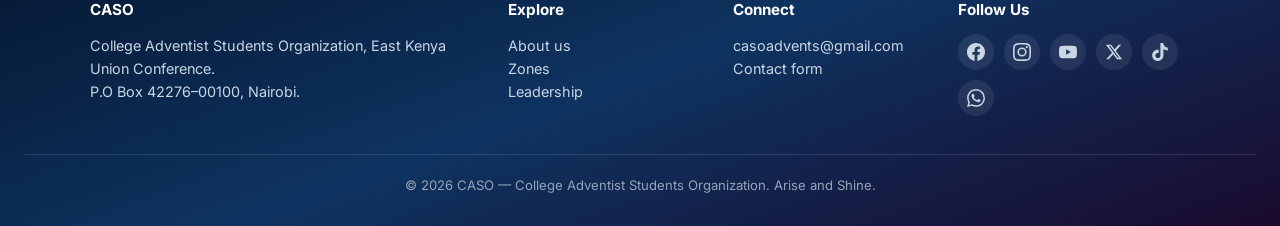
<file: Caso_Web/zones.html>
<!DOCTYPE html>
<html lang="en">
<head>
<meta charset="UTF-8">
<meta name="viewport" content="width=device-width, initial-scale=1.0">
<title>Zones &amp; Member Institutions — CASO</title>
<link href="https://fonts.googleapis.com/css2?family=Fraunces:wght@500;600&family=Inter:wght@400;500;600&display=swap" rel="stylesheet">
<link rel="icon" type="image/jpeg" href="images/logo.jpg">
    <link rel="stylesheet" href="css/styles.css">
</head>
<body>

<header class="site-header">
  <nav class="nav-bar">
    <a href="index.html" class="nav-brand"><img src="images/logo.jpg" alt="CASO" class="crest-img"> CASO</a>
    <button class="nav-toggle" aria-label="Toggle menu">&#9776;</button>
    <ul class="nav-links">
      <li><a href="index.html">Home</a></li>
      <li><a href="about.html">About</a></li>
      <li><a href="zones.html">Zones</a></li>
      <li><a href="leadership.html">Leadership</a></li>
      <li><a href="evangelism.html">Evangelism</a></li>
      <li><a href="events.html">Events</a></li>
      <li><a href="resources.html">Resources</a></li>
      <li><a href="membership.html">Membership</a></li>
      <li><a href="contact.html">Contact</a></li>
    </ul>
  </nav>
</header>

<section class="hero" style="padding:60px 24px;">
  <span class="eyebrow">Our reach</span>
  <h1>Zones &amp; member institutions</h1>
  <p class="verse">Search institutions, filter by zone, or expand a card to browse members.</p>
</section>

<section class="section">
  <div class="container">

    <div class="zones-toolbar">
      <div class="zones-toolbar-row">
        <div class="zones-stats">
          <span><strong id="zone-count">8</strong> zones</span>
          <span><strong id="institution-count">—</strong> institutions</span>
        </div>
        <div class="zones-search-wrap">
          <input type="search" id="zone-search" placeholder="Search institution or campus…" aria-label="Search institutions">
        </div>
      </div>
      <div class="zone-filters" role="group" aria-label="Filter by zone">
        <button type="button" class="chip is-active" data-zone="all">All zones</button>
        <button type="button" class="chip" data-zone="south">South</button>
        <button type="button" class="chip" data-zone="med-science">Med Science</button>
        <button type="button" class="chip" data-zone="thika">Thika</button>
        <button type="button" class="chip" data-zone="eastern">Eastern</button>
        <button type="button" class="chip" data-zone="machakos">Machakos</button>
        <button type="button" class="chip" data-zone="mt-kenya">Mt. Kenya</button>
        <button type="button" class="chip" data-zone="nakuru">Nakuru</button>
        <button type="button" class="chip" data-zone="nyeri">Nyeri</button>
      </div>
      <div class="zones-actions">
        <button type="button" id="expand-all">Expand all</button>
        <button type="button" id="collapse-all">Collapse all</button>
      </div>
    </div>

    <p id="zones-empty" class="zones-empty" hidden>No institutions match your search. <a href="contact.html">Contact us</a> to add yours.</p>

    <div class="zone-grid">

      <details class="zone-card" data-zone="south" id="south-zone">
        <summary>
          <span class="zone-summary-main">
            <span class="zone-title">South Zone</span>
            <span class="zone-meta"></span>
          </span>
        </summary>
        <ul>
          <li>The Technical University of Kenya &ndash; Haile Selassie Avenue</li>
          <li>Kenya Institute of Highways and Building Technology (KIHBT) &ndash; Industrial Area</li>
          <li>National Industrial Training Authority (NITA) &ndash; Industrial Area</li>
          <li>Nairobi Technical Training Institute (NTTI) &ndash; Park Road</li>
          <li>Kenya Institute of Mass Communications (KIMC) &ndash; South B</li>
          <li>Railways Training Institute (RTI) &ndash; South B</li>
          <li>Strathmore University &ndash; Madaraka</li>
          <li>Kenya Water Institute (KEWI) &ndash; South C</li>
          <li>Vision Institute of Professional Studies (VIP) &ndash; Paramount Plaza, Ngara</li>
          <li>Star College &ndash; City Centre</li>
          <li>Kenya Institute of Management &ndash; Bellevue &amp; City Centre</li>
          <li>Nairobi Aviation College &ndash; Haile Selassie</li>
          <li>Orbit School of Professionals &ndash; City Centre</li>
          <li>Summit Institute of Professionals (SIP) &ndash; Moi Avenue</li>
          <li>National Youth Service &ndash; Vocational Training Institute (NYS-VTI)</li>
          <li>Kenya Institute of Professional Studies (KIPS) &ndash; Tom Mboya &amp; Hakati</li>
          <li>NIBS Town Campus</li>
        </ul>
      </details>

      <details class="zone-card" data-zone="med-science" id="med-science-zone">
        <summary>
          <span class="zone-summary-main">
            <span class="zone-title">Med Science Zone</span>
            <span class="zone-meta"></span>
          </span>
        </summary>
        <ul>
          <li>Kenya Medical Training College (KMTC) &ndash; Kenyatta National Hospital</li>
          <li>Jomo Kenyatta University of Agriculture and Technology &ndash; Karen</li>
          <li>Thogoto Teachers Training College (TTTC) &ndash; Kikuyu</li>
          <li>Kabete National Polytechnic &ndash; Kabete</li>
          <li>Co-operative University College &ndash; Karen</li>
          <li>Kabete AHITI &ndash; Kabete</li>
          <li>PC Kinyanjui Technical Institute &ndash; Satellite, Riruta</li>
          <li>International Teachers Training Centre (ITTC) &ndash; Waithaka</li>
          <li>Kenya Institute of Highways and Building Technology (KIHBT) &ndash; Ngong'</li>
          <li>Maasai Technical &ndash; Ngong'</li>
          <li>Daystar Town Campus</li>
          <li>Kenya Medical Training College (KMTC) &ndash; Karen</li>
        </ul>
      </details>

      <details class="zone-card" data-zone="thika" id="thika-zone">
        <summary>
          <span class="zone-summary-main">
            <span class="zone-title">Thika Zone</span>
            <span class="zone-meta"></span>
          </span>
        </summary>
        <ul>
          <li>Kilimambogo Teachers Training College (KTTC) &ndash; Donyo Sabuk</li>
          <li>Thika Technical Training Institute (TTTI) &ndash; Thika Town</li>
          <li>Murang'a Teachers Training College (MTTC) &ndash; Makuyu</li>
          <li>National Youth Service &ndash; Yatta</li>
          <li>Thika School for the Blind &ndash; Thika, Blue Post</li>
          <li>Thika School of Medical &amp; Health Sciences &ndash; Thika Section 9</li>
          <li>Kenya Medical Training College (KMTC) &ndash; Thika</li>
          <li>Murang'a University &ndash; Murang'a</li>
          <li>National Youth Service &ndash; Mavoloni</li>
          <li>Michuki Technical Institute &ndash; Kangema</li>
          <li>Kenya Medical Training Institute &ndash; Murang'a</li>
          <li>Jordan College &ndash; Thika Town</li>
          <li>Success College &ndash; Thika Town</li>
          <li>Harvard College &ndash; Thika Town</li>
          <li>Zetech University &ndash; Thika Road</li>
          <li>NIBS Technical College &ndash; Ruiru</li>
          <li>Thika Institute of Business Studies (TIBS)</li>
          <li>Kenya Medical Training Institute &ndash; Gatundu</li>
          <li>Vera Beauty College &ndash; Thika</li>
          <li>Gretsa University &ndash; Thika</li>
        </ul>
      </details>

      <details class="zone-card" data-zone="eastern" id="eastern-zone">
        <summary>
          <span class="zone-summary-main">
            <span class="zone-title">Eastern Zone</span>
            <span class="zone-meta"></span>
          </span>
        </summary>
        <ul>
          <li>Pioneer University &ndash; Ngara</li>
          <li>KCA University &ndash; Survey</li>
          <li>Kenya Institute of Special Education (KISE) &ndash; Kasarani</li>
          <li>Kenya Power Training Institute &ndash; Thika Road</li>
          <li>NYS Engineering &ndash; Drive In</li>
          <li>NYS Headquarters (NHU) &ndash; Ruaraka</li>
          <li>Kenya Utalii College (KUC) &ndash; Utalii</li>
          <li>Kenya Technical Teachers Training College (KTTTC) &ndash; Gigiri</li>
          <li>Kiambu Institute of Science and Technology (KIST) &ndash; Kiambu</li>
          <li>Kenya Institute of Survey and Mapping (KISM) &ndash; Survey</li>
          <li>United States International University &ndash; Safari Park</li>
          <li>Kenya Medical Training Institute &ndash; Mathare</li>
        </ul>
      </details>

      <details class="zone-card" data-zone="machakos" id="machakos-zone">
        <summary>
          <span class="zone-summary-main">
            <span class="zone-title">Machakos Zone</span>
            <span class="zone-meta"></span>
          </span>
        </summary>
        <ul>
          <li>Machakos Teachers Training College &ndash; Machakos</li>
          <li>Mutito Adventist Teachers College &ndash; Kitui</li>
          <li>Technology Development Centre &ndash; Athi River</li>
          <li>Machakos Medical Training College &ndash; Machakos</li>
          <li>Machakos University &ndash; Machakos</li>
          <li>Daystar University &ndash; Athi River</li>
        </ul>
      </details>

      <details class="zone-card" data-zone="mt-kenya" id="mt-kenya-zone">
        <summary>
          <span class="zone-summary-main">
            <span class="zone-title">Mt. Kenya Zone</span>
            <span class="zone-meta"></span>
          </span>
        </summary>
        <ul>
          <li>Chuka University &ndash; Chuka</li>
          <li>Igonji Teachers Training College &ndash; Igonji</li>
          <li>Kenya Medical Training College (KMTC) &ndash; Embu</li>
          <li>Kenya Medical Training College (KMTC) &ndash; Meru</li>
          <li>Meru National Polytechnic &ndash; Meru</li>
          <li>Kirinyaga University (KU) &ndash; Kutus</li>
          <li>Kenya Methodist University &ndash; Meru</li>
          <li>Kigali Teachers Training College &ndash; Embu/Meru</li>
          <li>Meru University of Science and Technology &ndash; Meru</li>
          <li>Embu University &ndash; Embu</li>
          <li>Embu College &ndash; Embu</li>
        </ul>
      </details>

      <details class="zone-card" data-zone="nakuru" id="nakuru-zone">
        <summary>
          <span class="zone-summary-main">
            <span class="zone-title">Nakuru Zone</span>
            <span class="zone-meta"></span>
          </span>
        </summary>
        <ul>
          <li>Mount Kenya University (MKU) &ndash; Nakuru</li>
          <li>Egerton University Town Campus &ndash; Nakuru</li>
          <li>Kenya Medical Training College (KMTC) &ndash; Nakuru</li>
          <li>Kenya Industrial Training Institute &ndash; Nakuru</li>
          <li>Transworld Institute &ndash; Nakuru</li>
          <li>Egerton Faculty of Science &ndash; Nakuru</li>
          <li>Maasai Mara University &ndash; Narok</li>
          <li>Kabarak University &ndash; Nakuru</li>
          <li>Rift Valley Institute of Science and Technology (RVIST) &ndash; Njoro</li>
        </ul>
      </details>

      <details class="zone-card" data-zone="nyeri" id="nyeri-zone">
        <summary>
          <span class="zone-summary-main">
            <span class="zone-title">Nyeri Zone</span>
            <span class="zone-meta"></span>
          </span>
        </summary>
        <ul>
          <li>Kamwenja Teachers College &ndash; Nyeri</li>
          <li>Kenya Medical Training College (KMTC) &ndash; Nyeri</li>
          <li>Kagumo Teachers Training College &ndash; Nyeri</li>
          <li>Nyeri National Polytechnic &ndash; Nyeri</li>
          <li>Kimathi University &ndash; Nyeri</li>
          <li>Kinyanjui Technical Institute &ndash; Nyeri</li>
          <li>Tumutumu Training Institute &ndash; Nyeri</li>
        </ul>
      </details>

    </div>

    <p class="muted text-center" style="margin-top:32px;">Don't see your institution listed? CASO membership extends to all Seventh-day Adventist students within the EKUC &mdash; <a href="contact.html">get in touch</a> to be added to your zone.</p>
  </div>
</section>

<footer class="site-footer">
  <div class="footer-grid">
    <div>
      <h4>CASO</h4>
      <p>College Adventist Students Organization, East Kenya Union Conference.<br>P.O Box 42276&ndash;00100, Nairobi.</p>
    </div>
    <div>
      <h4>Explore</h4>
      <p><a href="about.html">About us</a><br><a href="zones.html">Zones</a><br><a href="leadership.html">Leadership</a></p>
    </div>
    <div>
      <h4>Connect</h4>
      <p><a href="mailto:casoadvents@gmail.com">casoadvents@gmail.com</a><br><a href="contact.html">Contact form</a></p>
    </div>
    <div>
      <h4>Follow Us</h4>
      <div class="social-links">
        <a href="https://www.facebook.com/" target="_blank" rel="noopener noreferrer" class="social-icon" aria-label="Facebook"><svg viewBox="0 0 24 24"><path d="M24 12.073c0-6.627-5.373-12-12-12s-12 5.373-12 12c0 5.99 4.388 10.954 10.125 11.854v-8.385H7.078v-3.47h3.047V9.43c0-3.007 1.792-4.669 4.533-4.669 1.312 0 2.686.235 2.686.235v2.953H15.83c-1.491 0-1.956.925-1.956 1.874v2.25h3.328l-.532 3.47h-2.796v8.385C19.612 23.027 24 18.062 24 12.073z"/></svg></a>
        <a href="https://www.instagram.com/" target="_blank" rel="noopener noreferrer" class="social-icon" aria-label="Instagram"><svg viewBox="0 0 24 24"><path d="M12 2.163c3.204 0 3.584.012 4.85.07 3.252.148 4.771 1.691 4.919 4.919.058 1.265.069 1.645.069 4.849 0 3.205-.012 3.584-.069 4.849-.149 3.225-1.664 4.771-4.919 4.919-1.266.058-1.644.07-4.85.07-3.204 0-3.584-.012-4.849-.07-3.26-.149-4.771-1.699-4.919-4.92-.058-1.265-.07-1.644-.07-4.849 0-3.204.013-3.583.07-4.849.149-3.227 1.664-4.771 4.919-4.919 1.266-.057 1.645-.069 4.849-.069zM12 0C8.741 0 8.333.014 7.053.072 2.695.272.273 2.69.073 7.052.014 8.333 0 8.741 0 12c0 3.259.014 3.668.072 4.948.2 4.358 2.618 6.78 6.98 6.98C8.333 23.986 8.741 24 12 24c3.259 0 3.668-.014 4.948-.072 4.354-.2 6.782-2.618 6.979-6.98.059-1.28.073-1.689.073-4.948 0-3.259-.014-3.667-.072-4.947-.196-4.354-2.617-6.78-6.979-6.98C15.668.014 15.259 0 12 0zm0 5.838a6.162 6.162 0 100 12.324 6.162 6.162 0 000-12.324zM12 16a4 4 0 110-8 4 4 0 010 8zm6.406-11.845a1.44 1.44 0 100 2.881 1.44 1.44 0 000-2.881z"/></svg></a>
        <a href="https://www.youtube.com/" target="_blank" rel="noopener noreferrer" class="social-icon" aria-label="YouTube"><svg viewBox="0 0 24 24"><path d="M23.498 6.186a3.016 3.016 0 00-2.122-2.136C19.505 3.545 12 3.545 12 3.545s-7.505 0-9.377.505A3.017 3.017 0 00.502 6.186C0 8.07 0 12 0 12s0 3.93.502 5.814a3.016 3.016 0 002.122 2.136c1.871.505 9.376.505 9.376.505s7.505 0 9.377-.505a3.015 3.015 0 002.122-2.136C24 15.93 24 12 24 12s0-3.93-.502-5.814zM9.545 15.568V8.432L15.818 12l-6.273 3.568z"/></svg></a>
        <a href="https://x.com/" target="_blank" rel="noopener noreferrer" class="social-icon" aria-label="X (Twitter)"><svg viewBox="0 0 24 24"><path d="M18.244 2.25h3.308l-7.227 8.26 8.502 11.24H16.17l-5.214-6.817L4.99 21.75H1.68l7.73-8.835L1.254 2.25H8.08l4.713 6.231zm-1.161 17.52h1.833L7.084 4.126H5.117z"/></svg></a>
        <a href="https://www.tiktok.com/" target="_blank" rel="noopener noreferrer" class="social-icon" aria-label="TikTok"><svg viewBox="0 0 24 24"><path d="M12.525.02c1.31-.02 2.61-.01 3.91-.02.08 1.53.63 3.09 1.75 4.17 1.12 1.11 2.7 1.62 4.24 1.79v4.03c-1.44-.05-2.89-.35-4.2-.97-.57-.26-1.1-.59-1.62-.93-.01 2.92.01 5.84-.02 8.75-.08 1.4-.54 2.79-1.35 3.94-1.31 1.92-3.58 3.17-5.91 3.21-1.43.08-2.86-.31-4.08-1.03-2.02-1.19-3.44-3.37-3.65-5.71-.02-.5-.03-1-.01-1.49.18-1.9 1.12-3.72 2.58-4.96 1.66-1.44 3.98-2.13 6.15-1.72.02 1.48-.04 2.96-.04 4.44-.99-.32-2.15-.23-3.02.37-.63.41-1.11 1.04-1.36 1.75-.21.51-.15 1.07-.14 1.61.24 1.64 1.82 3.02 3.5 2.87 1.12-.01 2.19-.66 2.77-1.61.19-.33.4-.67.41-1.06.1-1.79.06-3.57.07-5.36.01-4.03-.01-8.05.02-12.07z"/></svg></a>
        <a href="https://wa.me/" target="_blank" rel="noopener noreferrer" class="social-icon" aria-label="WhatsApp"><svg viewBox="0 0 24 24"><path d="M17.472 14.382c-.297-.149-1.758-.867-2.03-.967-.273-.099-.471-.148-.67.15-.197.297-.767.966-.94 1.164-.173.199-.347.223-.644.075-.297-.15-1.255-.463-2.39-1.475-.883-.788-1.48-1.761-1.653-2.059-.173-.297-.018-.458.13-.606.134-.133.298-.347.446-.52.149-.174.198-.298.298-.497.099-.198.05-.371-.025-.52-.075-.149-.669-1.612-.916-2.207-.242-.579-.487-.5-.669-.51-.173-.008-.371-.01-.57-.01-.198 0-.52.074-.792.372-.272.297-1.04 1.016-1.04 2.479 0 1.462 1.065 2.875 1.213 3.074.149.198 2.096 3.2 5.077 4.487.709.306 1.262.489 1.694.625.712.227 1.36.195 1.871.118.571-.085 1.758-.719 2.006-1.413.248-.694.248-1.289.173-1.413-.074-.124-.272-.198-.57-.347m-5.421 7.403h-.004a9.87 9.87 0 01-5.031-1.378l-.361-.214-3.741.982.998-3.648-.235-.374a9.86 9.86 0 01-1.51-5.26c.001-5.45 4.436-9.884 9.888-9.884 2.64 0 5.122 1.03 6.988 2.898a9.825 9.825 0 012.893 6.994c-.003 5.45-4.437 9.884-9.885 9.884m8.413-18.297A11.815 11.815 0 0012.05 0C5.495 0 .16 5.335.157 11.892c0 2.096.547 4.142 1.588 5.945L.057 24l6.305-1.654a11.882 11.882 0 005.683 1.448h.005c6.554 0 11.89-5.335 11.893-11.893a11.821 11.821 0 00-3.48-8.413z"/></svg></a>
      </div>
    </div>
  </div>
  <div class="footer-bottom">&copy; 2026 CASO &mdash; College Adventist Students Organization. Arise and Shine.</div>
</footer>

<script type="module" src="js/ui.js"></script>
<script type="module" src="js/zones.js"></script>
</body>
</html>
</file>
<file: Caso_Web/css/styles.css>
/* ============================================
   CASO — College Adventist Students Organization
   Brand palette (from constitution Article 6):
   Blue = loyalty to God, Gold = purity, Purple = royalty
   ============================================ */

:root {
  --caso-blue: #1B4F8C;
  --caso-blue-dark: #0E3360;
  --caso-blue-light: #E8F0FA;
  --caso-gold: #D9A53C;
  --caso-gold-light: #FBF3DF;
  --caso-purple: #5B3A7E;
  --caso-ink: #1E1E1E;
  --caso-paper: #FAF8F4;
  --caso-gray: #6B6B66;
  --caso-border: #E2DDD2;

  --font-display: 'Fraunces', Georgia, serif;
  --font-body: 'Inter', -apple-system, sans-serif;

  --radius: 10px;
  --max-width: 1100px;
}

* { box-sizing: border-box; }
html { scroll-behavior: smooth; }

body {
  margin: 0;
  font-family: var(--font-body);
  color: var(--caso-ink);
  background: var(--caso-paper);
  line-height: 1.6;
}

h1, h2, h3 {
  font-family: var(--font-display);
  font-weight: 600;
  line-height: 1.2;
  margin: 0 0 0.5em;
}

h1 { font-size: clamp(2rem, 5vw, 3.2rem); }
h2 { font-size: clamp(1.5rem, 3vw, 2.2rem); }
h3 { font-size: 1.3rem; }

p { margin: 0 0 1em; }

a { color: var(--caso-blue); text-decoration: none; }
a:hover { text-decoration: underline; }

img { max-width: 100%; display: block; }

.container {
  max-width: var(--max-width);
  margin: 0 auto;
  padding: 0 24px;
}

/* ===== Header / Nav ===== */
.site-header {
  background: var(--caso-blue-dark);
  color: #fff;
  position: sticky;
  top: 0;
  z-index: 100;
  border-bottom: 3px solid var(--caso-gold);
}

.nav-bar {
  display: flex;
  align-items: center;
  justify-content: space-between;
  padding: 14px 24px;
  max-width: var(--max-width);
  margin: 0 auto;
}

.nav-brand {
  display: flex;
  align-items: center;
  gap: 10px;
  color: #fff;
  font-family: var(--font-display);
  font-size: 1.25rem;
  font-weight: 600;
}

.nav-brand .crest {
  width: 34px;
  height: 34px;
  border-radius: 50%;
  background: var(--caso-gold);
  display: flex;
  align-items: center;
  justify-content: center;
  color: var(--caso-blue-dark);
  font-weight: 700;
  font-size: 0.85rem;
}

.nav-brand .crest-img {
  width: 34px;
  height: 34px;
  border-radius: 50%;
  object-fit: cover;
  display: block;
}

.nav-links {
  display: flex;
  gap: 22px;
  list-style: none;
  margin: 0;
  padding: 0;
}

.nav-links a {
  color: #EFE9DC;
  font-size: 0.95rem;
  font-weight: 500;
}
.nav-links a:hover { color: var(--caso-gold); text-decoration: none; }

.nav-links a.nav-active {
  color: var(--caso-gold);
  border-bottom: 2px solid var(--caso-gold);
  padding-bottom: 2px;
}

.nav-toggle { display: none; background: none; border: none; color: #fff; font-size: 1.5rem; cursor: pointer; }

@media (max-width: 720px) {
  .nav-links {
    position: absolute;
    top: 64px;
    left: 0; right: 0;
    background: var(--caso-blue-dark);
    flex-direction: column;
    padding: 16px 24px;
    display: none;
    gap: 14px;
  }
  .nav-links.open { display: flex; }
  .nav-toggle { display: block; }
}

/* ===== Hero ===== */
.hero {
  background: linear-gradient(180deg, var(--caso-blue-dark) 0%, var(--caso-blue) 100%);
  color: #fff;
  padding: 90px 24px 70px;
  text-align: center;
}

.hero .eyebrow {
  display: inline-block;
  font-size: 0.8rem;
  letter-spacing: 0.12em;
  text-transform: uppercase;
  color: var(--caso-gold);
  margin-bottom: 14px;
  font-weight: 600;
}

.hero h1 { color: #fff; max-width: 760px; margin: 0 auto 0.4em; }

.hero .verse {
  font-family: var(--font-display);
  font-style: italic;
  font-size: 1.15rem;
  color: #D8E4F3;
  max-width: 600px;
  margin: 18px auto 0;
}

.hero-actions {
  margin-top: 32px;
  display: flex;
  gap: 14px;
  justify-content: center;
  flex-wrap: wrap;
}

/* ===== Buttons ===== */
.btn {
  display: inline-block;
  padding: 12px 26px;
  border-radius: var(--radius);
  font-weight: 600;
  font-size: 0.95rem;
  cursor: pointer;
  border: 2px solid transparent;
  transition: transform 0.15s ease, opacity 0.15s ease;
}
.btn:hover { transform: translateY(-1px); text-decoration: none; }

.btn-gold {
  background: var(--caso-gold);
  color: var(--caso-blue-dark);
}
.btn-gold:hover { opacity: 0.92; }

.btn-outline {
  background: transparent;
  border-color: rgba(255,255,255,0.5);
  color: #fff;
}
.btn-outline:hover { border-color: var(--caso-gold); }

.btn-primary {
  background: var(--caso-blue);
  color: #fff;
}
.btn-sm {
  padding: 8px 16px;
  font-size: 0.85rem;
}

/* ===== Sections ===== */
.section {
  padding: 70px 24px;
}
.section-alt { background: #fff; border-top: 1px solid var(--caso-border); border-bottom: 1px solid var(--caso-border); }

.section-head {
  max-width: 680px;
  margin: 0 auto 40px;
  text-align: center;
}
.section-head .eyebrow {
  color: var(--caso-purple);
  font-size: 0.8rem;
  letter-spacing: 0.1em;
  text-transform: uppercase;
  font-weight: 600;
  display: block;
  margin-bottom: 8px;
}

/* ===== Cards / grid ===== */
.grid-3 {
  display: grid;
  grid-template-columns: repeat(3, 1fr);
  gap: 24px;
}
@media (max-width: 800px) { .grid-3 { grid-template-columns: 1fr; } }

.card {
  background: #fff;
  border: 1px solid var(--caso-border);
  border-radius: var(--radius);
  padding: 28px;
  transition: box-shadow 0.2s ease, border-color 0.2s ease, transform 0.2s ease;
}
.card:hover {
  box-shadow: 0 8px 24px rgba(14, 51, 96, 0.08);
  border-color: var(--caso-gold);
}
.card h3 { color: var(--caso-blue-dark); margin-bottom: 0.4em; }

.card .icon-mark {
  width: 42px; height: 42px;
  border-radius: 50%;
  background: var(--caso-gold-light);
  color: var(--caso-gold);
  display: flex; align-items: center; justify-content: center;
  font-weight: 700;
  margin-bottom: 14px;
}

/* ===== Zones list ===== */
.zone-grid {
  display: grid;
  grid-template-columns: 1fr;
  gap: 14px;
}

.zone-card {
  border: 1px solid var(--caso-border);
  border-radius: var(--radius);
  background: #fff;
  overflow: hidden;
  transition: box-shadow 0.2s ease, border-color 0.2s ease;
}
.zone-card[open] {
  border-color: var(--caso-blue);
  box-shadow: 0 6px 20px rgba(14, 51, 96, 0.06);
}
.zone-card[hidden] { display: none; }

.zone-card summary {
  padding: 16px 20px;
  font-family: var(--font-display);
  font-weight: 600;
  color: var(--caso-blue-dark);
  cursor: pointer;
  list-style: none;
  display: flex;
  align-items: center;
  justify-content: space-between;
  gap: 12px;
}
.zone-card summary::-webkit-details-marker { display: none; }
.zone-card summary::after {
  content: '+';
  color: var(--caso-gold);
  font-size: 1.3rem;
  flex-shrink: 0;
}
.zone-card[open] summary::after { content: '–'; }

.zone-summary-main {
  display: flex;
  flex-direction: column;
  gap: 2px;
  min-width: 0;
}
.zone-title { font-size: 1rem; }
.zone-meta {
  font-family: var(--font-body);
  font-size: 0.78rem;
  font-weight: 500;
  color: var(--caso-gray);
}

.zone-card ul {
  margin: 0;
  padding: 0 20px 18px 38px;
  color: var(--caso-gray);
  font-size: 0.92rem;
}
.zone-card li[hidden] { display: none; }
.zone-card li.match {
  background: var(--caso-gold-light);
  border-radius: 4px;
  margin-left: -8px;
  padding: 2px 8px 2px 0;
}

/* ===== Zones toolbar ===== */
.zones-toolbar {
  background: #fff;
  border: 1px solid var(--caso-border);
  border-radius: var(--radius);
  padding: 20px 24px;
  margin-bottom: 24px;
}
.zones-toolbar-row {
  display: flex;
  flex-wrap: wrap;
  align-items: center;
  justify-content: space-between;
  gap: 16px;
  margin-bottom: 16px;
}
.zones-stats {
  display: flex;
  gap: 20px;
  font-size: 0.92rem;
  color: var(--caso-gray);
}
.zones-stats strong {
  color: var(--caso-blue-dark);
  font-size: 1.1rem;
}
.zones-search-wrap { flex: 1; min-width: 200px; max-width: 360px; }
#zone-search {
  width: 100%;
  padding: 11px 14px;
  border: 1px solid var(--caso-border);
  border-radius: 8px;
  font-family: var(--font-body);
  font-size: 0.95rem;
  background: var(--caso-paper);
}
#zone-search:focus {
  outline: 2px solid var(--caso-blue);
  outline-offset: 1px;
}

.zone-filters {
  display: flex;
  flex-wrap: wrap;
  gap: 8px;
  margin-bottom: 12px;
}
.zones-actions {
  display: flex;
  gap: 10px;
  flex-wrap: wrap;
}
.zones-actions button {
  background: var(--caso-blue-light);
  color: var(--caso-blue-dark);
  border: 1px solid var(--caso-border);
  border-radius: 8px;
  padding: 7px 14px;
  font-family: var(--font-body);
  font-size: 0.85rem;
  font-weight: 600;
  cursor: pointer;
  transition: background 0.15s ease, border-color 0.15s ease;
}
.zones-actions button:hover {
  background: #fff;
  border-color: var(--caso-blue);
}

.chip {
  display: inline-block;
  padding: 7px 14px;
  border-radius: 20px;
  font-size: 0.85rem;
  font-weight: 600;
  border: 1px solid var(--caso-border);
  background: #fff;
  color: var(--caso-blue-dark);
  cursor: pointer;
  transition: background 0.15s ease, border-color 0.15s ease, color 0.15s ease;
  font-family: var(--font-body);
}
.chip:hover {
  border-color: var(--caso-blue);
  text-decoration: none;
}
.chip.is-active {
  background: var(--caso-blue);
  border-color: var(--caso-blue);
  color: #fff;
}
a.chip-link {
  text-decoration: none;
}
a.chip-link:hover {
  background: var(--caso-gold-light);
  border-color: var(--caso-gold);
  text-decoration: none;
}

.zone-chips {
  display: flex;
  flex-wrap: wrap;
  gap: 10px;
  justify-content: center;
  max-width: 720px;
  margin: 0 auto 24px;
}
.home-stats {
  display: flex;
  gap: 28px;
  justify-content: center;
  margin-bottom: 28px;
  font-size: 0.95rem;
  color: var(--caso-gray);
}
.home-stats strong {
  display: block;
  font-size: 1.6rem;
  color: var(--caso-blue-dark);
  font-family: var(--font-display);
}

.zones-empty {
  text-align: center;
  padding: 32px 20px;
  color: var(--caso-gray);
  background: var(--caso-gold-light);
  border-radius: var(--radius);
  margin-bottom: 24px;
}
.zones-empty[hidden] { display: none; }

/* ===== Reading progress bar ===== */
#reading-progress {
  position: fixed;
  top: 0;
  left: 0;
  height: 3px;
  width: 0%;
  background: linear-gradient(90deg, var(--caso-gold), var(--caso-purple));
  z-index: 200;
  transition: width 0.1s linear;
  pointer-events: none;
}

/* ===== Back-to-top button ===== */
#back-to-top {
  position: fixed;
  bottom: 28px;
  right: 28px;
  width: 44px;
  height: 44px;
  border-radius: 50%;
  background: var(--caso-blue-dark);
  color: #fff;
  border: 2px solid var(--caso-gold);
  font-size: 1.2rem;
  cursor: pointer;
  display: flex;
  align-items: center;
  justify-content: center;
  opacity: 0;
  transform: translateY(12px);
  transition: opacity 0.3s ease, transform 0.3s ease, background 0.2s ease;
  z-index: 150;
  pointer-events: none;
}
#back-to-top.visible {
  opacity: 1;
  transform: translateY(0);
  pointer-events: auto;
}
#back-to-top:hover {
  background: var(--caso-gold);
  color: var(--caso-blue-dark);
}

/* ===== Scroll reveal ===== */
.reveal {
  opacity: 0;
  transform: translateY(22px);
  transition: opacity 0.55s ease, transform 0.55s ease;
}
.reveal-left {
  opacity: 0;
  transform: translateX(-28px);
  transition: opacity 0.55s ease, transform 0.55s ease;
}
.reveal-right {
  opacity: 0;
  transform: translateX(28px);
  transition: opacity 0.55s ease, transform 0.55s ease;
}
.reveal-scale {
  opacity: 0;
  transform: scale(0.93);
  transition: opacity 0.5s ease, transform 0.5s ease;
}
.reveal.visible,
.reveal-left.visible,
.reveal-right.visible,
.reveal-scale.visible {
  opacity: 1;
  transform: none;
}
.reveal-delay-1 { transition-delay: 0.08s; }
.reveal-delay-2 { transition-delay: 0.16s; }
.reveal-delay-3 { transition-delay: 0.24s; }
.reveal-delay-4 { transition-delay: 0.32s; }
.reveal-delay-5 { transition-delay: 0.40s; }
.reveal-delay-6 { transition-delay: 0.48s; }

@media (prefers-reduced-motion: reduce) {
  .reveal, .reveal-left, .reveal-right, .reveal-scale {
    opacity: 1;
    transform: none;
    transition: none;
  }
}

/* ===== Enhanced card hover ===== */
.card:hover {
  transform: translateY(-5px);
  box-shadow: 0 16px 36px rgba(14, 51, 96, 0.13);
  border-color: var(--caso-gold);
}
.card { transition: box-shadow 0.25s ease, border-color 0.25s ease, transform 0.25s ease; }

/* ===== Ripple effect ===== */
.btn { position: relative; overflow: hidden; }
.ripple-wave {
  position: absolute;
  border-radius: 50%;
  background: rgba(255,255,255,0.35);
  transform: scale(0);
  animation: ripple-anim 0.55s linear;
  pointer-events: none;
}
@keyframes ripple-anim {
  to { transform: scale(4); opacity: 0; }
}

/* ===== Page entry fade ===== */
body { animation: page-enter 0.4s ease both; }
@keyframes page-enter {
  from { opacity: 0; transform: translateY(6px); }
  to   { opacity: 1; transform: none; }
}

/* ===== Mobile nav smooth slide ===== */
@media (max-width: 720px) {
  .nav-links {
    display: flex !important;
    max-height: 0;
    overflow: hidden;
    transition: max-height 0.32s ease, padding 0.32s ease;
    padding-top: 0;
    padding-bottom: 0;
    flex-direction: column;
    gap: 14px;
  }
  .nav-links.open {
    max-height: 400px;
    padding-top: 16px;
    padding-bottom: 16px;
  }
}

/* ===== Hero parallax ===== */
.hero { will-change: transform; }

/* ===== Animated stat counter ===== */
.stat-num {
  display: inline-block;
  font-family: var(--font-display);
  font-size: 1.6rem;
  color: var(--caso-blue-dark);
}

/* ===== Nav active indicator slide ===== */
.nav-links a {
  position: relative;
  padding-bottom: 3px;
}
.nav-links a::after {
  content: '';
  position: absolute;
  bottom: -2px;
  left: 0;
  width: 0;
  height: 2px;
  background: var(--caso-gold);
  transition: width 0.25s ease;
}
.nav-links a:hover::after,
.nav-links a.nav-active::after {
  width: 100%;
}
.nav-links a.nav-active {
  border-bottom: none;
}

/* ===== Forms ===== */
.form-card {
  background: #fff;
  border: 1px solid var(--caso-border);
  border-radius: var(--radius);
  padding: 32px;
  max-width: 560px;
  margin: 0 auto;
}
label {
  display: block;
  font-weight: 600;
  font-size: 0.88rem;
  margin: 16px 0 6px;
}
input, select, textarea {
  width: 100%;
  padding: 11px 14px;
  border: 1px solid var(--caso-border);
  border-radius: 8px;
  font-family: var(--font-body);
  font-size: 0.95rem;
  background: var(--caso-paper);
}
input:focus, select:focus, textarea:focus {
  outline: 2px solid var(--caso-blue);
  outline-offset: 1px;
}
textarea { resize: vertical; min-height: 110px; }

.form-status {
  margin-top: 14px;
  font-size: 0.9rem;
  display: none;
}
.form-status.success { color: #2E7D32; display: block; }
.form-status.error { color: #B3261E; display: block; }

/* ===== Footer ===== */
.site-footer {
  background: var(--caso-blue-dark);
  color: #C9D6E5;
  padding: 50px 24px 30px;
  font-size: 0.9rem;
}
.footer-grid {
  display: grid;
  grid-template-columns: 2fr 1fr 1fr 1.2fr;
  gap: 32px;
  max-width: var(--max-width);
  margin: 0 auto;
}
@media (max-width: 700px) { .footer-grid { grid-template-columns: 1fr; } }
.site-footer h4 { color: #fff; font-size: 0.95rem; margin-bottom: 12px; font-family: var(--font-body); }
.site-footer a { color: #C9D6E5; }
.site-footer a:hover { color: var(--caso-gold); }

.social-links {
  display: flex;
  gap: 10px;
  margin-top: 8px;
  flex-wrap: wrap;
}
.social-icon {
  display: inline-flex;
  align-items: center;
  justify-content: center;
  width: 36px;
  height: 36px;
  border-radius: 50%;
  background: rgba(255, 255, 255, 0.08);
  color: #C9D6E5;
  transition: all 0.2s ease;
}
.social-icon svg {
  width: 18px;
  height: 18px;
  fill: currentColor;
}
.social-icon:hover {
  background: var(--caso-gold);
  color: var(--caso-blue-dark);
  transform: translateY(-2px);
  text-decoration: none;
}
.footer-bottom {
  text-align: center;
  margin-top: 36px;
  padding-top: 20px;
  border-top: 1px solid rgba(255,255,255,0.12);
  color: #93A4B9;
  font-size: 0.82rem;
}

/* ===== Utility ===== */
.text-center { text-align: center; }
.mt-0 { margin-top: 0; }
.muted { color: var(--caso-gray); }
.tag {
  display: inline-block;
  background: var(--caso-gold-light);
  color: #8A6312;
  font-size: 0.75rem;
  font-weight: 600;
  padding: 4px 10px;
  border-radius: 20px;
  margin-bottom: 6px;
}

/* ============================================
   ENERGETIC COLOR UPGRADES
   ============================================ */

/* ── Hero: vivid layered gradient ── */
.hero {
  background: linear-gradient(135deg,
    #0A2447 0%,
    #1B4F8C 40%,
    #2563B0 70%,
    #1E3A7A 100%);
  position: relative;
  overflow: hidden;
}
.hero::before {
  content: '';
  position: absolute;
  inset: 0;
  background:
    radial-gradient(ellipse 60% 70% at 80% 20%, rgba(217,165,60,0.18) 0%, transparent 60%),
    radial-gradient(ellipse 50% 60% at 10% 80%, rgba(91,58,126,0.22) 0%, transparent 60%);
  pointer-events: none;
}
.hero > * { position: relative; }

/* ── Eyebrow: gradient text ── */
.eyebrow,
.section-head .eyebrow {
  background: linear-gradient(90deg, var(--caso-gold) 0%, #C084FC 100%);
  -webkit-background-clip: text;
  -webkit-text-fill-color: transparent;
  background-clip: text;
}
.hero .eyebrow {
  background: linear-gradient(90deg, #FFD77A 0%, #F0ABFC 100%);
  -webkit-background-clip: text;
  -webkit-text-fill-color: transparent;
  background-clip: text;
}

/* ── Card: gradient top accent on hover ── */
.card {
  border-top: 3px solid transparent;
  background-image: linear-gradient(#fff, #fff),
    linear-gradient(90deg, var(--caso-blue), var(--caso-gold));
  background-origin: border-box;
  background-clip: padding-box, border-box;
  border-radius: var(--radius);
  transition: box-shadow 0.25s ease, transform 0.25s ease;
}
.card:hover {
  background-image: linear-gradient(#fff, #fff),
    linear-gradient(90deg, var(--caso-gold), var(--caso-purple));
  box-shadow: 0 18px 40px rgba(14, 51, 96, 0.15);
  transform: translateY(-6px);
}

/* ── Card icon marks: vivid per position ── */
.card:nth-child(1) .icon-mark { background: #FEF3C7; color: #D97706; }
.card:nth-child(2) .icon-mark { background: #EDE9FE; color: #7C3AED; }
.card:nth-child(3) .icon-mark { background: #DCFCE7; color: #16A34A; }
.card:nth-child(4) .icon-mark { background: #FFE4E6; color: #E11D48; }
.card:nth-child(5) .icon-mark { background: #E0F2FE; color: #0284C7; }
.card:nth-child(6) .icon-mark { background: #FFF7ED; color: #EA580C; }

/* ── Buttons: more vivid ── */
.btn-gold {
  background: linear-gradient(135deg, #E8B430 0%, #D4860A 100%);
  color: #fff;
  box-shadow: 0 4px 14px rgba(217,165,60,0.35);
}
.btn-gold:hover {
  background: linear-gradient(135deg, #F0C040 0%, #E09010 100%);
  box-shadow: 0 6px 20px rgba(217,165,60,0.5);
  opacity: 1;
}
.btn-primary {
  background: linear-gradient(135deg, var(--caso-blue) 0%, var(--caso-blue-dark) 100%);
  box-shadow: 0 4px 14px rgba(27,79,140,0.3);
}
.btn-primary:hover {
  box-shadow: 0 6px 20px rgba(27,79,140,0.45);
}
.btn-outline {
  border-color: rgba(255,255,255,0.6);
  backdrop-filter: blur(4px);
}
.btn-outline:hover {
  background: rgba(255,255,255,0.12);
  border-color: #FFD77A;
  color: #FFD77A;
}

/* ── Active chip: gradient ── */
.chip.is-active {
  background: linear-gradient(135deg, var(--caso-blue) 0%, var(--caso-purple) 100%);
  border-color: transparent;
  box-shadow: 0 4px 12px rgba(91,58,126,0.3);
}

/* ── Section alt: subtle tinted background ── */
.section-alt {
  background: linear-gradient(180deg, #fff 0%, #F4F0FF 50%, #fff 100%);
}

/* ── Zone card: per-zone vivid accent colours ── */
.zone-card { border-left: 4px solid var(--zone-accent, var(--caso-blue)); }
.zone-card[data-zone="south"]      { --zone-accent: #0EA5E9; }
.zone-card[data-zone="med-science"]{ --zone-accent: #F43F5E; }
.zone-card[data-zone="thika"]      { --zone-accent: #F97316; }
.zone-card[data-zone="eastern"]    { --zone-accent: #8B5CF6; }
.zone-card[data-zone="machakos"]   { --zone-accent: #10B981; }
.zone-card[data-zone="mt-kenya"]   { --zone-accent: #06B6D4; }
.zone-card[data-zone="nakuru"]     { --zone-accent: #EC4899; }
.zone-card[data-zone="nyeri"]      { --zone-accent: #F59E0B; }

.zone-card summary {
  transition: background 0.2s ease, color 0.2s ease;
}
.zone-card[open] summary {
  background: linear-gradient(90deg, color-mix(in srgb, var(--zone-accent, var(--caso-blue)) 12%, transparent), transparent);
  color: var(--zone-accent, var(--caso-blue-dark));
}
.zone-card summary::after { color: var(--zone-accent, var(--caso-gold)); }

/* Zone card content slide-in animation */
.zone-card[open] ul {
  animation: zone-slide-down 0.28s ease both;
}
@keyframes zone-slide-down {
  from { opacity: 0; transform: translateY(-10px); }
  to   { opacity: 1; transform: translateY(0); }
}

/* ── Nav: gold glow on active link ── */
.nav-links a.nav-active {
  color: var(--caso-gold);
  text-shadow: 0 0 12px rgba(217,165,60,0.5);
}

/* ── Stats numbers: gradient text ── */
.home-stats strong {
  background: linear-gradient(135deg, var(--caso-blue-dark), var(--caso-purple));
  -webkit-background-clip: text;
  -webkit-text-fill-color: transparent;
  background-clip: text;
}

/* ── Tag: more vivid ── */
.tag {
  background: linear-gradient(90deg, #FEF3C7, #EDE9FE);
  color: var(--caso-purple);
  font-weight: 700;
}

/* ── Footer: deeper gradient ── */
.site-footer {
  background: linear-gradient(160deg, #05152E 0%, var(--caso-blue-dark) 50%, #1A0A2E 100%);
}

/* ── Form inputs: focus glow ── */
input:focus, select:focus, textarea:focus {
  outline: 2px solid var(--caso-blue);
  outline-offset: 1px;
  box-shadow: 0 0 0 4px rgba(27,79,140,0.12);
}

/* ── Zone toolbar: subtle gradient border ── */
.zones-toolbar {
  border-top: 3px solid;
  border-image: linear-gradient(90deg, var(--caso-blue), var(--caso-gold), var(--caso-purple)) 1;
}
</file>
<file: Caso_Web/css/pages.css>
/* ============================================
   pages.css — styles for Events, Resources,
   Membership pages
   ============================================ */

/* ── Nav: tighter for more links ── */
.nav-links { gap: 16px; }
.nav-links a { font-size: 0.88rem; }

/* ── Events ── */
.events-toolbar {
  background: #fff;
  border: 1px solid var(--caso-border);
  border-radius: var(--radius);
  border-top: 3px solid;
  border-image: linear-gradient(90deg, var(--caso-blue), var(--caso-gold), var(--caso-purple)) 1;
  padding: 20px 24px;
  margin-bottom: 28px;
}

.events-grid {
  display: grid;
  grid-template-columns: repeat(auto-fill, minmax(320px, 1fr));
  gap: 20px;
}

.event-card {
  background: #fff;
  border: 1px solid var(--caso-border);
  border-radius: var(--radius);
  padding: 24px;
  display: flex;
  flex-direction: column;
  gap: 10px;
  transition: transform 0.22s ease, box-shadow 0.22s ease;
  animation: event-fade-in 0.35s ease both;
}
@keyframes event-fade-in {
  from { opacity: 0; transform: translateY(12px); }
  to   { opacity: 1; transform: none; }
}
.event-card:hover {
  transform: translateY(-4px);
  box-shadow: 0 12px 28px rgba(14,51,96,0.1);
}
.event-card-top {
  display: flex;
  align-items: center;
  justify-content: space-between;
  gap: 8px;
  flex-wrap: wrap;
}
.event-badge {
  display: inline-block;
  padding: 4px 10px;
  border-radius: 20px;
  font-size: 0.75rem;
  font-weight: 700;
  border: 1px solid;
  letter-spacing: 0.03em;
}
.event-upcoming-dot {
  font-size: 0.75rem;
  font-weight: 700;
  color: #16A34A;
  background: #DCFCE7;
  border: 1px solid #86EFAC;
  padding: 3px 10px;
  border-radius: 20px;
}
.event-past-label {
  font-size: 0.75rem;
  font-weight: 600;
  color: var(--caso-gray);
  background: #F3F4F6;
  border: 1px solid #E5E7EB;
  padding: 3px 10px;
  border-radius: 20px;
}
.event-card.event-past { opacity: 0.72; }
.event-title {
  font-family: var(--font-display);
  font-size: 1.1rem;
  color: var(--caso-blue-dark);
  margin: 0;
  line-height: 1.3;
}
.event-meta {
  display: flex;
  flex-direction: column;
  gap: 4px;
  font-size: 0.85rem;
  color: var(--caso-gray);
}
.event-desc {
  font-size: 0.9rem;
  color: var(--caso-gray);
  margin: 0;
  line-height: 1.6;
  flex: 1;
}

/* ── Resources ── */
.resource-feature-card {
  display: flex;
  gap: 28px;
  align-items: flex-start;
  background: linear-gradient(135deg, #EEF4FF 0%, #F9F6FF 100%);
  border: 1px solid #C7D7F5;
  border-radius: var(--radius);
  padding: 32px;
  max-width: 760px;
  margin: 0 auto;
}
.resource-feature-icon {
  font-size: 2.8rem;
  flex-shrink: 0;
  line-height: 1;
}
.resource-feature-body h3 {
  color: var(--caso-blue-dark);
  margin-bottom: 8px;
}
.btn-outline-dark {
  background: transparent;
  border: 2px solid var(--caso-border);
  color: var(--caso-blue-dark);
}
.btn-outline-dark:hover {
  border-color: var(--caso-blue);
  background: var(--caso-blue-light);
}

/* ── Beliefs grid ── */
.beliefs-grid {
  display: grid;
  grid-template-columns: repeat(auto-fill, minmax(220px, 1fr));
  gap: 20px;
}
.belief-group {
  background: #fff;
  border: 1px solid var(--caso-border);
  border-top: 3px solid var(--group-color, var(--caso-blue));
  border-radius: var(--radius);
  padding: 20px;
}
.belief-group-title {
  font-size: 0.85rem;
  font-weight: 700;
  text-transform: uppercase;
  letter-spacing: 0.08em;
  color: var(--group-color, var(--caso-blue));
  margin: 0 0 12px;
  font-family: var(--font-body);
}
.belief-list {
  list-style: none;
  padding: 0;
  margin: 0;
  display: flex;
  flex-direction: column;
  gap: 6px;
}
.belief-list li {
  display: flex;
  align-items: flex-start;
  gap: 10px;
  font-size: 0.88rem;
  color: var(--caso-ink);
  line-height: 1.4;
}
.belief-num {
  flex-shrink: 0;
  width: 22px;
  height: 22px;
  border-radius: 50%;
  background: var(--caso-blue-light);
  color: var(--caso-blue-dark);
  font-size: 0.72rem;
  font-weight: 700;
  display: flex;
  align-items: center;
  justify-content: center;
}

/* ── Link cards ── */
.links-grid {
  display: grid;
  grid-template-columns: repeat(auto-fill, minmax(280px, 1fr));
  gap: 14px;
  max-width: 900px;
  margin: 0 auto;
}
.link-card {
  display: flex;
  align-items: center;
  gap: 16px;
  background: #fff;
  border: 1px solid var(--caso-border);
  border-radius: var(--radius);
  padding: 16px 20px;
  text-decoration: none;
  color: var(--caso-ink);
  transition: border-color 0.2s ease, box-shadow 0.2s ease, transform 0.2s ease;
}
.link-card:hover {
  border-color: var(--caso-gold);
  box-shadow: 0 6px 18px rgba(14,51,96,0.08);
  transform: translateY(-2px);
  text-decoration: none;
}
.link-card-icon { font-size: 1.6rem; flex-shrink: 0; }
.link-card div { flex: 1; display: flex; flex-direction: column; gap: 2px; }
.link-card strong { font-size: 0.95rem; color: var(--caso-blue-dark); }
.link-card span { font-size: 0.82rem; color: var(--caso-gray); }
.link-card-arrow { color: var(--caso-gold); font-size: 1.2rem; font-weight: 700; flex-shrink: 0; }

/* ── Membership ── */
.membership-badge {
  display: inline-block;
  margin-top: 12px;
  font-size: 0.78rem;
  font-weight: 700;
  padding: 4px 12px;
  border-radius: 20px;
  letter-spacing: 0.04em;
}
.membership-active   { background: #DCFCE7; color: #14532D; border: 1px solid #86EFAC; }
.membership-associate{ background: #EDE9FE; color: #4C1D95; border: 1px solid #C4B5FD; }
.membership-honorary { background: #FEF3C7; color: #78350F; border: 1px solid #FCD34D; }

.statement-box {
  background: linear-gradient(135deg, #EEF4FF 0%, #F9F0FF 100%);
  border: 1px solid #C7D7F5;
  border-left: 4px solid var(--caso-purple);
  border-radius: var(--radius);
  padding: 24px 28px;
  max-width: 860px;
  margin: 0 auto;
}
.statement-box h4 {
  color: var(--caso-purple);
  font-size: 0.9rem;
  text-transform: uppercase;
  letter-spacing: 0.08em;
  margin: 0 0 10px;
  font-family: var(--font-body);
}
.statement-box p {
  margin: 0;
  color: var(--caso-ink);
  font-size: 0.95rem;
  line-height: 1.7;
}

/* ── Fees table ── */
.fees-table {
  background: #fff;
  border: 1px solid var(--caso-border);
  border-radius: var(--radius);
  overflow: hidden;
}
.fees-row {
  display: grid;
  grid-template-columns: 2fr 1fr 1fr;
  gap: 16px;
  padding: 14px 24px;
  border-bottom: 1px solid var(--caso-border);
  align-items: center;
  font-size: 0.92rem;
}
.fees-row:last-child { border-bottom: none; }
.fees-header {
  background: var(--caso-blue-dark);
  color: #fff;
  font-weight: 700;
  font-size: 0.82rem;
  text-transform: uppercase;
  letter-spacing: 0.06em;
}
.fees-row:nth-child(even):not(.fees-header) { background: #FAFAF8; }
.fees-amount { font-weight: 700; color: var(--caso-blue-dark); }
.fees-note {
  grid-column: 1 / -1;
  font-style: italic;
  color: var(--caso-gray);
  font-size: 0.85rem;
  background: var(--caso-gold-light);
}

@media (max-width: 600px) {
  .fees-row { grid-template-columns: 1fr; gap: 4px; }
  .resource-feature-card { flex-direction: column; }
  .events-grid { grid-template-columns: 1fr; }
  .beliefs-grid { grid-template-columns: 1fr; }
}
</file>
